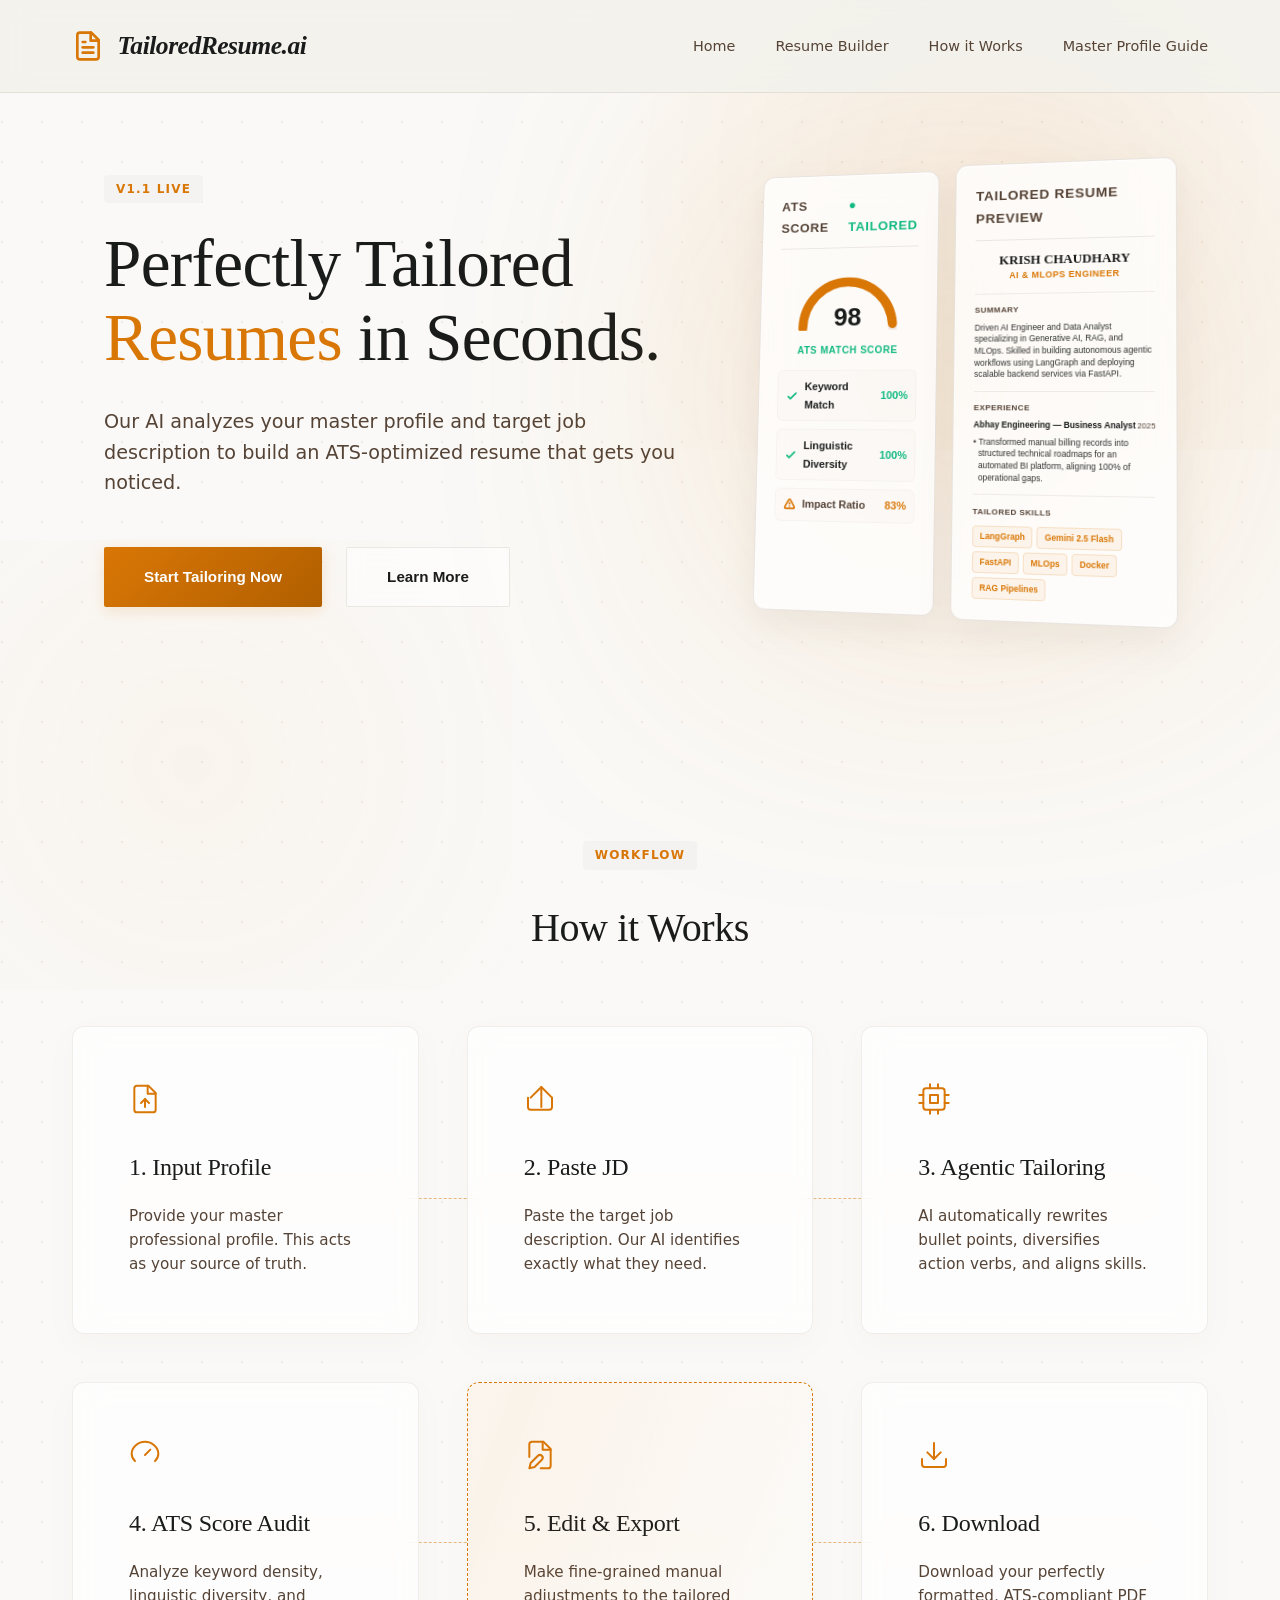
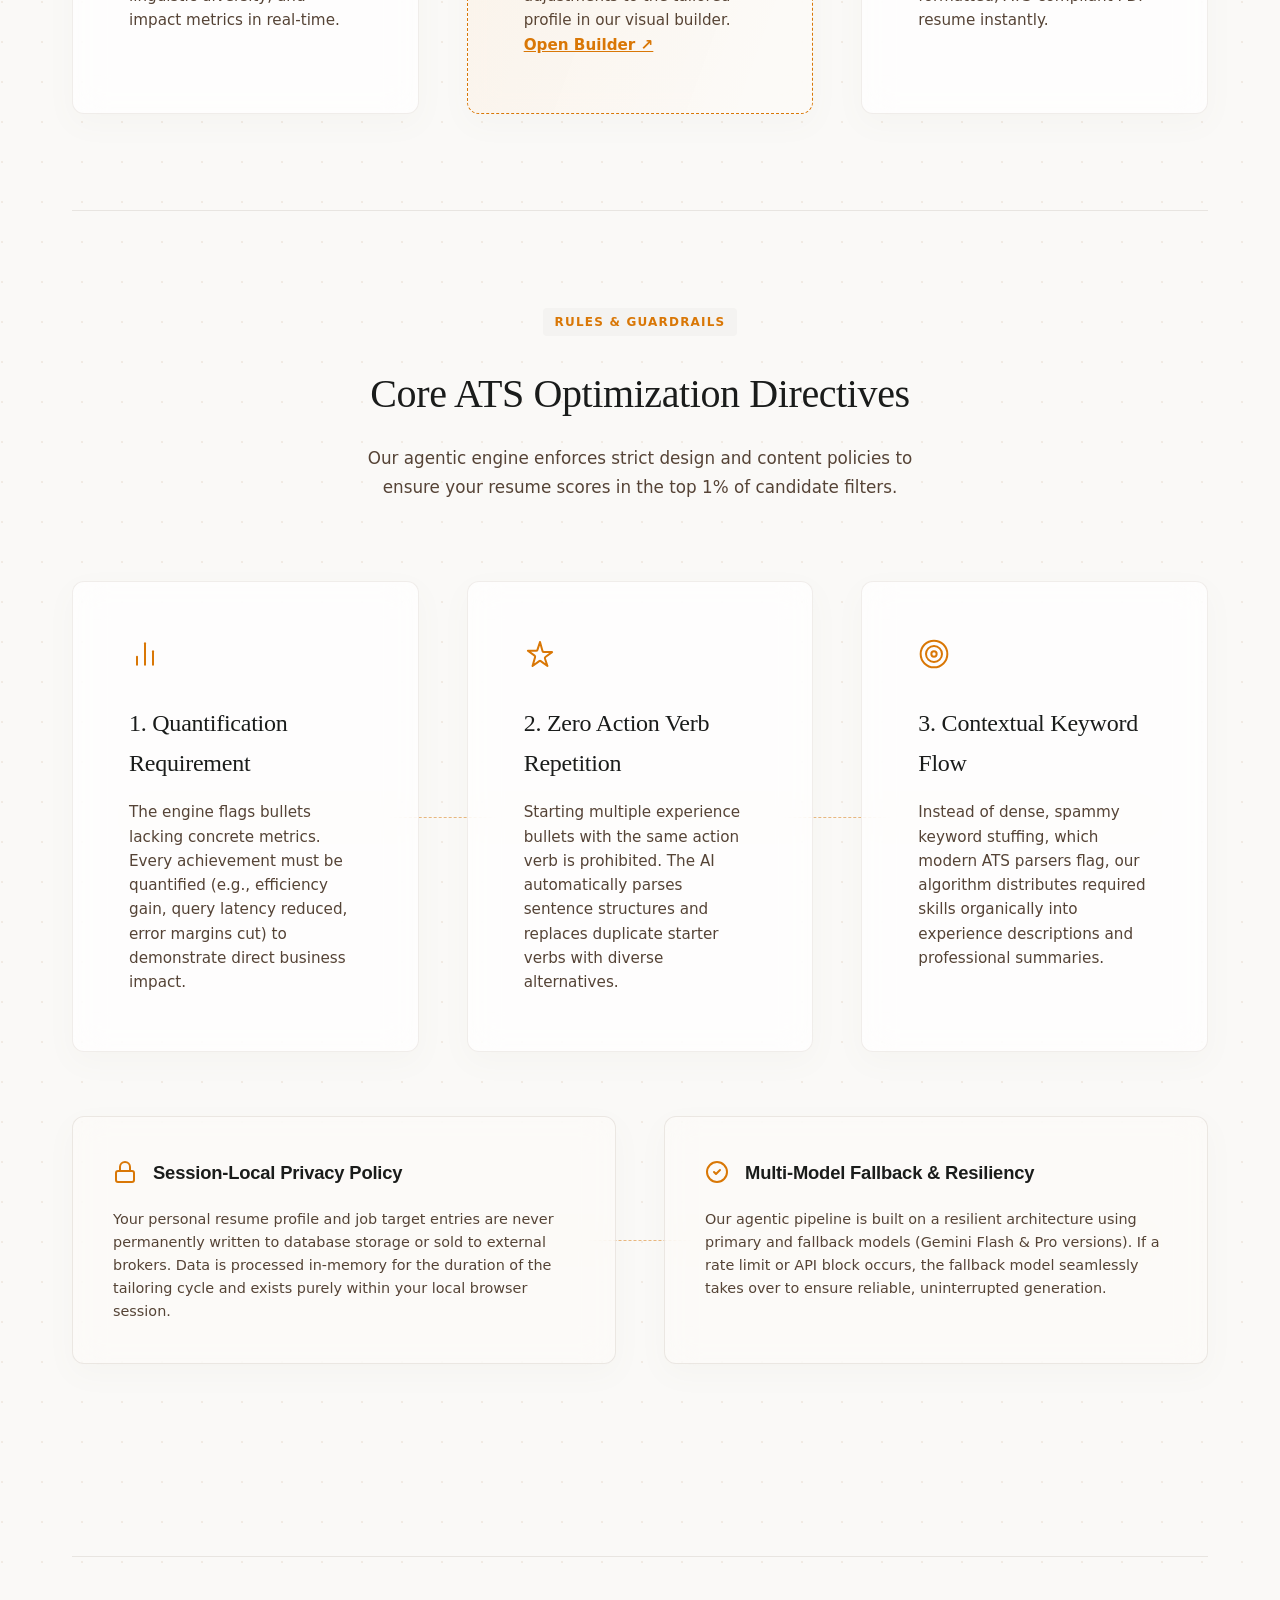
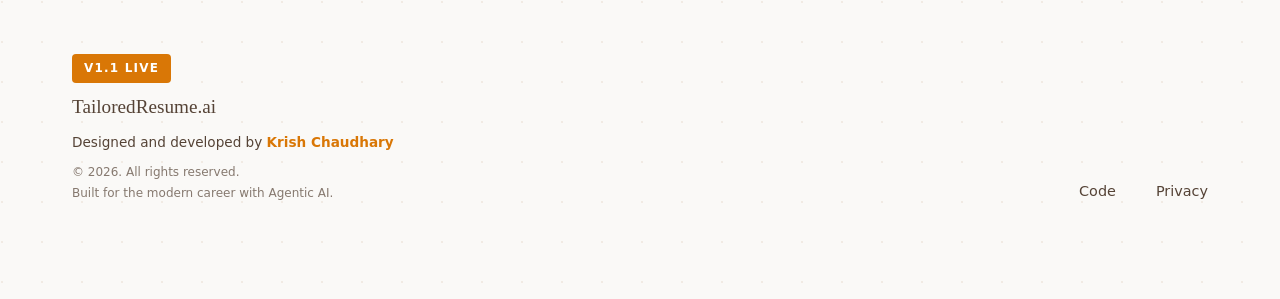
<file: static/index.html>
<!DOCTYPE html>
<!--
  TailoredResume.ai - Frontend Architecture
  ========================================
  File: index.html
  Purpose: Landing page and workflow overview for the agentic resume tailoring platform.
  Author: Krish Chaudhary
  Version: 1.1.0
-->
<html lang="en" prefix="og: https://ogp.me/ns#">

<head>
    <meta charset="UTF-8">
    <meta name="viewport" content="width=device-width, initial-scale=1.0">
    <link rel="preconnect" href="https://fonts.googleapis.com">
    <link rel="preconnect" href="https://fonts.gstatic.com" crossorigin>
    <link rel="dns-prefetch" href="https://fonts.googleapis.com">
    <link rel="canonical" href="https://tailored-resume-ai.vercel.app/" />

    <meta name="theme-color" content="#d97706">
    <meta name="mobile-web-app-capable" content="yes">
    <meta name="apple-mobile-web-app-status-bar-style" content="black-translucent">
    <title>TailoredResume.ai | Elite AI Resume Tailoring & ATS Optimization 2026</title>
    <meta name="description"
        content="TailoredResume.ai: Master the art of career growth with our elite AI resume tailoring engine. Build ATS-optimized resumes from your job description in seconds using agentic AI by Krish Chaudhary.">
    <meta name="keywords"
        content="TailoredResume.ai, AI resume builder, resume tailoring tool 2026, ATS resume optimization, Krish Chaudhary, Agentic AI Resume, Precision Scriptorium, how to tailor resume for job description, pass ATS AI, best resume generator for students">
    <meta name="author" content="Krish Chaudhary">
    <meta name="robots" content="index, follow, max-image-preview:large, max-snippet:-1, max-video-preview:-1">
    <meta name="google-site-verification" content="b8FcXXfzVZM5Fm8QyaUKzBOupUY1cHGkEXZclFeXeo0" />

    <!-- Open Graph / Facebook -->
    <meta property="og:type" content="website">
    <meta property="og:url" content="https://tailored-resume-ai.vercel.app/">
    <meta property="og:title" content="TailoredResume.ai | Elite AI Resume Tailoring & ATS Optimization">
    <meta property="og:description"
        content="Revolutionize your job search with the Precision Scriptorium engine. Agentic AI that tailors your resume to every job description perfectly.">
    <meta property="og:image" content="https://tailored-resume-ai.vercel.app/og-image.png">
    <meta property="og:site_name" content="TailoredResume.ai">
    <meta property="og:locale" content="en_US">

    <!-- Twitter -->
    <meta property="twitter:card" content="summary_large_image">
    <meta property="twitter:url" content="https://tailored-resume-ai.vercel.app/">
    <meta property="twitter:title" content="Precision AI Resume Tailoring | Krish Chaudhary">
    <meta property="twitter:description"
        content="Elite agentic AI resume tailoring for modern students and professionals. Build ATS-optimized resumes in seconds.">
    <meta property="twitter:image" content="https://tailored-resume-ai.vercel.app/og-image.png">
    <meta property="twitter:creator" content="@krish_chaudhary">

    <link rel="icon" href="favicon.svg" type="image/svg+xml">
    <link rel="stylesheet" href="css/styles.css">

    <!-- Structured Data: SoftwareApplication -->
    <script type="application/ld+json">
    {
      "@context": "https://schema.org",
      "@type": "SoftwareApplication",
      "name": "TailoredResume.ai",
      "operatingSystem": "Web",
      "applicationCategory": "BusinessApplication",
      "offers": {
        "@type": "Offer",
        "price": "0",
        "priceCurrency": "USD"
      },
      "author": {
        "@type": "Person",
        "name": "Krish Chaudhary",
        "url": "https://portfolio-krish-chaudhary.vercel.app/",
        "sameAs": [
            "https://github.com/krish1440",
            "https://linkedin.com/in/krish-chaudhary"
        ]
      },
      "description": "An elite agentic AI platform for precision resume tailoring and ATS optimization using the Precision Scriptorium engine.",
      "softwareVersion": "1.1.0",
      "screenshot": "https://tailored-resume-ai.vercel.app/og-image.png",
      "featureList": "Agentic AI Tailoring, ATS Optimization, PDF Generation, JSON Profile Management",
      "aggregateRating": {
        "@type": "AggregateRating",
        "ratingValue": "4.9",
        "ratingCount": "1200"
      }
    }
    </script>

    <!-- Structured Data: HowTo (Process) -->
    <script type="application/ld+json">
    {
      "@context": "https://schema.org",
      "@type": "HowTo",
      "name": "How to Tailor Your Resume for Any Job with AI",
      "description": "A 3-step guide to using TailoredResume.ai for perfect job alignment.",
      "step": [
        {
          "@type": "HowToStep",
          "name": "Input Profile",
          "text": "Upload your master resume data in JSON format to provide the AI with your professional source of truth.",
          "url": "https://tailored-resume-ai.vercel.app/input"
        },
        {
          "@type": "HowToStep",
          "name": "Paste Job Description",
          "text": "Paste the target job description. Our AI identifies critical keywords and employer intent.",
          "url": "https://tailored-resume-ai.vercel.app/input"
        },
        {
          "@type": "HowToStep",
          "name": "Download Tailored PDF",
          "text": "Instantly download your perfectly formatted, ATS-compliant PDF resume.",
          "url": "https://tailored-resume-ai.vercel.app/input"
        }
      ],
      "totalTime": "PT2M"
    }
    </script>

    <!-- Structured Data: WebSite & Breadcrumbs -->
    <script type="application/ld+json">
    {
      "@context": "https://schema.org",
      "@type": "WebSite",
      "url": "https://tailored-resume-ai.vercel.app/",
      "name": "TailoredResume.ai",
      "description": "Agentic AI Resume Tailoring & ATS Optimization Service",
      "publisher": {
        "@type": "Person",
        "name": "Krish Chaudhary"
      }
    }
    </script>
    <script type="application/ld+json">
    {
      "@context": "https://schema.org",
      "@type": "BreadcrumbList",
      "itemListElement": [{
        "@type": "ListItem",
        "position": 1,
        "name": "Home",
        "item": "https://tailored-resume-ai.vercel.app/"
      }]
    }
    </script>

    <!-- Structured Data: FAQ -->
    <script type="application/ld+json">
    {
      "@context": "https://schema.org",
      "@type": "FAQPage",
      "mainEntity": [{
        "@type": "Question",
        "name": "What is the best way to tailor a resume for an ATS in 2026?",
        "acceptedAnswer": {
          "@type": "Answer",
          "text": "The most effective way is using agentic AI to align your skills and experience with the specific keywords and intent of a job description, which TailoredResume.ai automates perfectly."
        }
      }, {
        "@type": "Question",
        "name": "Is TailoredResume.ai free to use?",
        "acceptedAnswer": {
          "@type": "Answer",
          "text": "Yes, TailoredResume.ai is a free platform designed by Krish Chaudhary to help students and professionals optimize their resumes for modern job markets."
        }
      }]
    }
    </script>
</head>

<body id="top" class="mobile-blocked">
    <!-- Mobile Experience Warning Overlay -->
    <div id="mobile-warning">
        <div class="mw-container">
            <div class="mw-header">
                <a href="/" class="mw-logo">
                    <svg xmlns="http://www.w3.org/2000/svg" width="28" height="28" viewBox="0 0 24 24" fill="none"
                        stroke="currentColor" stroke-width="2" stroke-linecap="round" stroke-linejoin="round">
                        <path d="M14.5 2H6a2 2 0 0 0-2 2v16a2 2 0 0 0 2 2h12a2 2 0 0 0 2-2V7.5L14.5 2z" />
                        <polyline points="14 2 14 8 20 8" />
                        <line x1="16" y1="13" x2="8" y2="13" />
                        <line x1="16" y1="17" x2="8" y2="17" />
                        <line x1="10" y1="9" x2="8" y2="9" />
                    </svg>
                    <span>TailoredResume.ai</span>
                </a>
            </div>

            <div class="mw-hero">
                <div class="mw-pulse-icon">
                    <svg xmlns="http://www.w3.org/2000/svg" width="32" height="32" viewBox="0 0 24 24" fill="none"
                        stroke="currentColor" stroke-width="2" stroke-linecap="round" stroke-linejoin="round">
                        <rect x="2" y="3" width="20" height="14" rx="2" ry="2" />
                        <line x1="8" y1="21" x2="16" y2="21" />
                        <line x1="12" y1="17" x2="12" y2="21" />
                    </svg>
                </div>
                <h2>Switch to Desktop</h2>
                <p>The <i>Precision Scriptorium</i> editor requires a larger workspace for the high-fidelity agentic
                    tailoring process. Please use a <b>Laptop or Desktop</b> for the best experience.</p>
            </div>

            <div class="mw-app-details">
                <h3>What is TailoredResume.ai?</h3>

                <div class="mw-step">
                    <div class="mw-step-num">01</div>
                    <div class="mw-step-content">
                        <h4>Expert Analysis</h4>
                        <p>Our AI meticulously scans job descriptions to extract critical keywords and intent.</p>
                    </div>
                </div>

                <div class="mw-step">
                    <div class="mw-step-num Balancing">02</div>
                    <div class="mw-step-content">
                        <h4>Agentic Tailoring</h4>
                        <p>We rewrite and reorder your profile to align perfectly with the target role.</p>
                    </div>
                </div>

                <div class="mw-step">
                    <div class="mw-step-num">03</div>
                    <div class="mw-step-content">
                        <h4>ATS Optimization</h4>
                        <p>The result is a clean, ATS-compliant PDF designed to clear the initial screening.</p>
                    </div>
                </div>
            </div>

            <footer class="mw-footer">
                <p>Perfectly optimized for your career growth.</p>
                <div class="code-policy">
                    <span class="code-policy-sub">Designed & Developed by</span>
                    <a href="https://portfolio-krish-chaudhary.vercel.app/" target="_blank"
                        style="color: inherit; text-decoration: none;">Krish Chaudhary</a>
                </div>
                <div class="nav-links" style="display: flex; gap: 1.5rem; justify-content: center; margin-top: 2rem;">
                    <a href="https://github.com/krish1440/TailoredResume.ai" target="_blank"
                        style="font-size: 0.8rem; color: var(--text-secondary); text-decoration: none; border-bottom: 1px solid var(--outline);">GitHub
                        Source</a>
                    <a href="/privacy"
                        style="font-size: 0.8rem; color: var(--text-secondary); text-decoration: none; border-bottom: 1px solid var(--outline);">Privacy
                        Policy</a>
                </div>
                <p style="font-size: 0.7rem; opacity: 0.6; margin-top: 2rem;">&copy; 2026. All rights reserved.</p>
            </footer>
        </div>
    </div>

    <div id="loading">
        <div class="spinner"></div>
        <p style="margin-top:2rem; font-family:'Newsreader', serif; font-size: 1.2rem; font-style: italic;">Tailoring
            your resume... Please wait.</p>
    </div>

    <header>
        <div class="header-inner">
            <a href="/" class="logo">
                <svg xmlns="http://www.w3.org/2000/svg" width="24" height="24" viewBox="0 0 24 24" fill="none"
                    stroke="currentColor" stroke-width="2" stroke-linecap="round" stroke-linejoin="round">
                    <path d="M14.5 2H6a2 2 0 0 0-2 2v16a2 2 0 0 0 2 2h12a2 2 0 0 0 2-2V7.5L14.5 2z" />
                    <polyline points="14 2 14 8 20 8" />
                    <line x1="16" y1="13" x2="8" y2="13" />
                    <line x1="16" y1="17" x2="8" y2="17" />
                    <line x1="10" y1="9" x2="8" y2="9" />
                </svg>
                <span>TailoredResume.ai</span>
            </a>
            <nav class="nav-links">
                <a href="/">Home</a>
                <a href="/editor">Resume Builder</a>
                <a href="#how-it-works">How it Works</a>
                <a href="/guide">Master Profile Guide</a>
            </nav>
        </div>
    </header>

    <main class="container">

        <section class="hero-section">
            <div class="hero-container">
                <div class="hero-content">
                    <div class="badge">V1.1 LIVE</div>
                    <h1>Perfectly Tailored <span style="color:var(--primary-accent)">Resumes</span> in Seconds.</h1>
                    <p>Our AI analyzes your master profile and target job description to build an ATS-optimized resume that gets
                        you noticed.</p>
                    <div class="hero-actions">
                        <a href="/input" id="start-tailoring-btn" class="btn btn-primary">Start Tailoring Now</a>
                        <a href="/about" class="btn btn-secondary">Learn More</a>
                    </div>
                </div>
                <div class="hero-mockup-wrapper">
                    <div class="mockup-glow"></div>
                    <div class="mockup-dashboard">
                        <!-- Score Card -->
                        <div class="mockup-card scorecard">
                            <div class="card-header">
                                <span>ATS SCORE</span>
                                <span style="color: #10b981;">● Tailored</span>
                            </div>
                            <div class="gauge-container">
                                <svg class="gauge-svg" viewBox="0 0 100 50">
                                    <!-- Semicircle arc -->
                                    <path class="gauge-bg" d="M 10 50 A 40 40 0 0 1 90 50" fill="none" stroke-width="8" stroke-linecap="round" />
                                    <!-- Semicircle progress, matching 98% (dashoffset 3) -->
                                    <path class="gauge-fill" d="M 10 50 A 40 40 0 0 1 90 50" fill="none" stroke-width="8" stroke-linecap="round" stroke-dasharray="125" stroke-dashoffset="3" />
                                </svg>
                                <div class="gauge-value">98</div>
                            </div>
                            <div class="gauge-sub">ATS Match Score</div>
                            <div class="checklist-items">
                                <div class="check-item passed">
                                    <svg class="icon check-icon" xmlns="http://www.w3.org/2000/svg" fill="none" viewBox="0 0 24 24" stroke="currentColor" stroke-width="3">
                                        <path stroke-linecap="round" stroke-linejoin="round" d="M5 13l4 4L19 7" />
                                    </svg>
                                    <span>Keyword Match</span>
                                    <span class="pct">100%</span>
                                </div>
                                <div class="check-item passed">
                                    <svg class="icon check-icon" xmlns="http://www.w3.org/2000/svg" fill="none" viewBox="0 0 24 24" stroke="currentColor" stroke-width="3">
                                        <path stroke-linecap="round" stroke-linejoin="round" d="M5 13l4 4L19 7" />
                                    </svg>
                                    <span>Linguistic Diversity</span>
                                    <span class="pct">100%</span>
                                </div>
                                <div class="check-item warn">
                                    <svg class="icon warn-icon" xmlns="http://www.w3.org/2000/svg" fill="none" viewBox="0 0 24 24" stroke="currentColor" stroke-width="3">
                                        <path stroke-linecap="round" stroke-linejoin="round" d="M12 9v2m0 4h.01m-6.938 4h13.856c1.54 0 2.502-1.667 1.732-3L13.732 4c-.77-1.333-2.694-1.333-3.464 0L3.34 16c-.77 1.333.192 3 1.732 3z" />
                                    </svg>
                                    <span>Impact Ratio</span>
                                    <span class="pct">83%</span>
                                </div>
                            </div>
                        </div>

                        <!-- Tailored Resume Content Card -->
                        <div class="mockup-card contentcard">
                            <div class="card-header">
                                <span>Tailored Resume Preview</span>
                            </div>
                            <div class="content-preview">
                                <div style="text-align: center; margin-bottom: 0.2rem;">
                                    <div style="font-family: 'Newsreader', serif; font-size: 0.8rem; font-weight: 800; color: var(--text-primary); line-height: 1.2;">KRISH CHAUDHARY</div>
                                    <div style="font-size: 0.55rem; font-weight: 700; letter-spacing: 0.05em; color: var(--primary-accent); line-height: 1.2; margin-top: 0.1rem;">AI & MLOPS ENGINEER</div>
                                </div>
                                <div class="spacer-line"></div>
                                <div class="preview-group">
                                    <div class="preview-label">SUMMARY</div>
                                    <p style="margin: 0; font-size: 0.52rem; line-height: 1.4; color: var(--text-primary); opacity: 0.9;">
                                        Driven AI Engineer and Data Analyst specializing in Generative AI, RAG, and MLOps. Skilled in building autonomous agentic workflows using LangGraph and deploying scalable backend services via FastAPI.
                                    </p>
                                </div>
                                <div class="spacer-line"></div>
                                <div class="preview-group">
                                    <div class="preview-label">EXPERIENCE</div>
                                    <div style="display: flex; justify-content: space-between; font-weight: 700; font-size: 0.52rem; color: var(--text-primary); margin-bottom: 0.1rem; line-height: 1.2;">
                                        <span>Abhay Engineering — Business Analyst</span>
                                        <span style="font-weight: normal; color: var(--text-secondary); font-size: 0.48rem;">2025</span>
                                    </div>
                                    <p style="margin: 0; font-size: 0.52rem; line-height: 1.4; color: var(--text-primary); opacity: 0.9; padding-left: 0.3rem; text-indent: -0.3rem;">
                                        • Transformed manual billing records into structured technical roadmaps for an automated BI platform, aligning 100% of operational gaps.
                                    </p>
                                </div>
                                <div class="spacer-line"></div>
                                <div class="preview-group">
                                    <div class="preview-label">TAILORED SKILLS</div>
                                    <div class="preview-skills">
                                        <span class="skill-tag">LangGraph</span>
                                        <span class="skill-tag">Gemini 2.5 Flash</span>
                                        <span class="skill-tag">FastAPI</span>
                                        <span class="skill-tag">MLOps</span>
                                        <span class="skill-tag">Docker</span>
                                        <span class="skill-tag">RAG Pipelines</span>
                                    </div>
                                </div>
                            </div>
                        </div>
                    </div>
                </div>
            </div>
        </section>

        <section id="how-it-works" style="padding: 10rem 0 6rem;">
            <div style="text-align: center; margin-bottom: 4rem;">
                <div class="badge">Workflow</div>
                <h2 style="font-family: 'Newsreader', serif; font-size: 2.5rem;">How it Works</h2>
            </div>
            <div class="sections-grid workflow-grid">

                <div class="stat-card">
                    <div style="color:var(--primary-accent); margin-bottom: 1.5rem;">
                        <svg xmlns="http://www.w3.org/2000/svg" width="32" height="32" viewBox="0 0 24 24" fill="none" stroke="currentColor" stroke-width="1.5" stroke-linecap="round" stroke-linejoin="round"><path d="M14.5 2H6a2 2 0 0 0-2 2v16a2 2 0 0 0 2 2h12a2 2 0 0 0 2-2V7.5L14.5 2z"/><polyline points="14 2 14 8 20 8"/><path d="M12 18V12"/><path d="M9 15l3-3 3 3"/></svg>
                    </div>
                    <h3>1. Input Profile</h3>
                    <p>Provide your master professional profile. This acts as your source of truth.</p>
                </div>
                <div class="stat-card">
                    <div style="color:var(--primary-accent); margin-bottom: 1.5rem;">
                        <svg xmlns="http://www.w3.org/2000/svg" width="32" height="32" viewBox="0 0 24 24" fill="none" stroke="currentColor" stroke-width="1.5" stroke-linecap="round" stroke-linejoin="round"><path d="m21 11-8-8-8 8"/><path d="M13 3v7aa2 2 0 0 0 2 2h7"/><path d="M21 11v7a2 2 0 0 1-2 2H5a2 2 0 0 1-2-2v-7"/><path d="M13 11v7"/></svg>
                    </div>
                    <h3>2. Paste JD</h3>
                    <p>Paste the target job description. Our AI identifies exactly what they need.</p>
                </div>
                <div class="stat-card">
                    <div style="color:var(--primary-accent); margin-bottom: 1.5rem;">
                        <svg xmlns="http://www.w3.org/2000/svg" width="32" height="32" viewBox="0 0 24 24" fill="none" stroke="currentColor" stroke-width="1.5" stroke-linecap="round" stroke-linejoin="round"><rect x="4" y="4" width="16" height="16" rx="2"/><rect x="9" y="9" width="6" height="6"/><path d="M9 1v3M15 1v3M9 20v3M15 20v3M20 9h3M20 15h3M1 9h3M1 15h3"/></svg>
                    </div>
                    <h3>3. Agentic Tailoring</h3>
                    <p>AI automatically rewrites bullet points, diversifies action verbs, and aligns skills.</p>
                </div>
                <div class="stat-card">
                    <div style="color:var(--primary-accent); margin-bottom: 1.5rem;">
                        <svg xmlns="http://www.w3.org/2000/svg" width="32" height="32" viewBox="0 0 24 24" fill="none" stroke="currentColor" stroke-width="1.5" stroke-linecap="round" stroke-linejoin="round"><path d="M4.5 16.5c-1.5-1.5-2.5-3.5-2.5-5.5C2 6.5 6.5 2 12 2s10 4.5 10 9c0 2-1 4-2.5 5.5"/><path d="m12 12 4-4"/></svg>
                    </div>
                    <h3>4. ATS Score Audit</h3>
                    <p>Analyze keyword density, linguistic diversity, and impact metrics in real-time.</p>
                </div>
                <div class="stat-card featured-step">
                    <div style="color:var(--primary-accent); margin-bottom: 1.5rem;">
                        <svg xmlns="http://www.w3.org/2000/svg" width="32" height="32" viewBox="0 0 24 24" fill="none" stroke="currentColor" stroke-width="1.5" stroke-linecap="round" stroke-linejoin="round"><path d="M4 13.5V4a2 2 0 0 1 2-2h8.5L20 7.5V20a2 2 0 0 1-2 2h-5.5"/><polyline points="14 2 14 8 20 8"/><path d="M10.42 12.61a2.1 2.1 0 1 1 2.97 2.97L7.95 21 4 22l1-3.95 5.42-5.44Z"/></svg>
                    </div>
                    <h3>5. Edit & Export</h3>
                    <p>Make fine-grained manual adjustments to the tailored profile in our visual builder. <br><a href="/editor" style="color:var(--primary-accent); font-weight:600;">Open Builder ↗</a></p>
                </div>
                <div class="stat-card">
                    <div style="color:var(--primary-accent); margin-bottom: 1.5rem;">
                        <svg xmlns="http://www.w3.org/2000/svg" width="32" height="32" viewBox="0 0 24 24" fill="none" stroke="currentColor" stroke-width="1.5" stroke-linecap="round" stroke-linejoin="round"><path d="M21 15v4a2 2 0 0 1-2 2H5a2 2 0 0 1-2-2v-4"/><polyline points="7 10 12 15 17 10"/><line x1="12" y1="15" x2="12" y2="3"/></svg>
                    </div>
                    <h3>6. Download</h3>
                    <p>Download your perfectly formatted, ATS-compliant PDF resume instantly.</p>
                </div>

            </div>
        </section>

        <section id="rules-and-guardrails" style="padding: 6rem 0 8rem; border-top: 1px solid var(--outline);">
            <div style="text-align: center; margin-bottom: 5rem;">
                <div class="badge">Rules & Guardrails</div>
                <h2 style="font-family: 'Newsreader', serif; font-size: 2.5rem; margin-bottom: 1rem;">Core ATS Optimization Directives</h2>
                <p style="color: var(--text-secondary); max-width: 600px; margin: 0 auto; font-size: 1.05rem;">Our agentic engine enforces strict design and content policies to ensure your resume scores in the top 1% of candidate filters.</p>
            </div>
            
            <div class="sections-grid connected-grid" style="margin-top: 2rem;">
                <div class="stat-card">
                    <div style="color:var(--primary-accent); margin-bottom: 1.5rem;">
                        <svg xmlns="http://www.w3.org/2000/svg" width="32" height="32" viewBox="0 0 24 24" fill="none" stroke="currentColor" stroke-width="1.5" stroke-linecap="round" stroke-linejoin="round"><line x1="18" y1="20" x2="18" y2="10"/><line x1="12" y1="20" x2="12" y2="4"/><line x1="6" y1="20" x2="6" y2="14"/></svg>
                    </div>
                    <h3>1. Quantification Requirement</h3>
                    <p>The engine flags bullets lacking concrete metrics. Every achievement must be quantified (e.g., efficiency gain, query latency reduced, error margins cut) to demonstrate direct business impact.</p>
                </div>
                <div class="stat-card">
                    <div style="color:var(--primary-accent); margin-bottom: 1.5rem;">
                        <svg xmlns="http://www.w3.org/2000/svg" width="32" height="32" viewBox="0 0 24 24" fill="none" stroke="currentColor" stroke-width="1.5" stroke-linecap="round" stroke-linejoin="round"><path d="m12 3-1.912 5.886a1 1 0 0 1-.95.69H2.926l5.028 3.653a1 1 0 0 1 .364 1.118L6.406 21l5.028-3.653a1 1 0 0 1 1.132 0L17.594 21l-1.912-5.653a1 1 0 0 1 .364-1.118l5.028-3.653h-6.212a1 1 0 0 1-.95-.69L12 3Z"/></svg>
                    </div>
                    <h3>2. Zero Action Verb Repetition</h3>
                    <p>Starting multiple experience bullets with the same action verb is prohibited. The AI automatically parses sentence structures and replaces duplicate starter verbs with diverse alternatives.</p>
                </div>
                <div class="stat-card">
                    <div style="color:var(--primary-accent); margin-bottom: 1.5rem;">
                        <svg xmlns="http://www.w3.org/2000/svg" width="32" height="32" viewBox="0 0 24 24" fill="none" stroke="currentColor" stroke-width="1.5" stroke-linecap="round" stroke-linejoin="round"><circle cx="12" cy="12" r="10"/><circle cx="12" cy="12" r="6"/><circle cx="12" cy="12" r="2"/></svg>
                    </div>
                    <h3>3. Contextual Keyword Flow</h3>
                    <p>Instead of dense, spammy keyword stuffing, which modern ATS parsers flag, our algorithm distributes required skills organically into experience descriptions and professional summaries.</p>
                </div>
            </div>

            <div class="sections-grid connected-grid" style="margin-top: 4rem; grid-template-columns: repeat(2, 1fr);">
                <div class="stat-card sub-card">
                    <div style="display: flex; align-items: center; gap: 1rem; margin-bottom: 1.25rem; color: var(--primary-accent);">
                        <svg xmlns="http://www.w3.org/2000/svg" width="24" height="24" viewBox="0 0 24 24" fill="none" stroke="currentColor" stroke-width="2" stroke-linecap="round" stroke-linejoin="round"><rect width="18" height="11" x="3" y="11" rx="2" ry="2"/><path d="M7 11V7a5 5 0 0 1 10 0v4"/></svg>
                        <h4 style="font-family: 'Inter', sans-serif; font-size: 1.15rem; font-weight: 700; color: var(--text-primary); margin: 0;">Session-Local Privacy Policy</h4>
                    </div>
                    <p style="font-size: 0.9rem; line-height: 1.6; color: var(--text-secondary);">Your personal resume profile and job target entries are never permanently written to database storage or sold to external brokers. Data is processed in-memory for the duration of the tailoring cycle and exists purely within your local browser session.</p>
                </div>
                <div class="stat-card sub-card">
                    <div style="display: flex; align-items: center; gap: 1rem; margin-bottom: 1.25rem; color: var(--primary-accent);">
                        <svg xmlns="http://www.w3.org/2000/svg" width="24" height="24" viewBox="0 0 24 24" fill="none" stroke="currentColor" stroke-width="2" stroke-linecap="round" stroke-linejoin="round"><path d="M12 22c5.523 0 10-4.477 10-10S17.523 2 12 2 2 6.477 2 12s4.477 10 10 10z"/><path d="m9 12 2 2 4-4"/></svg>
                        <h4 style="font-family: 'Inter', sans-serif; font-size: 1.15rem; font-weight: 700; color: var(--text-primary); margin: 0;">Multi-Model Fallback & Resiliency</h4>
                    </div>
                    <p style="font-size: 0.9rem; line-height: 1.6; color: var(--text-secondary);">Our agentic pipeline is built on a resilient architecture using primary and fallback models (Gemini Flash & Pro versions). If a rate limit or API block occurs, the fallback model seamlessly takes over to ensure reliable, uninterrupted generation.</p>
                </div>
            </div>
        </section>

        <footer style="display: flex; justify-content: space-between; align-items: flex-end;">

            <div>
                <div class="badge" style="margin-bottom: 0.5rem; background: var(--primary-accent); color: white;">V1.1 LIVE</div>
                <p style="font-family: 'Newsreader', serif; font-size: 1.2rem; margin-bottom: 0.5rem;">TailoredResume.ai</p>
                <p style="font-size: 0.85rem; color: var(--text-secondary); margin-top: 0.5rem;">
                    Designed and developed by <a href="https://portfolio-krish-chaudhary.vercel.app/" target="_blank"
                        style="color: var(--primary-accent); text-decoration: none; font-weight: 600;">Krish
                        Chaudhary</a>
                </p>
                <p style="font-size: 0.75rem; opacity: 0.7; margin-top: 0.5rem;">&copy; 2026. All rights reserved. <br> Built for the modern career with Agentic AI.</p>
            </div>

            <div class="nav-links">
                <a href="https://github.com/krish1440/TailoredResume.ai" target="_blank">Code</a>
                <a href="/privacy">Privacy</a>
            </div>
        </footer>
        <div id="guide-modal" class="modal-overlay">
            <div class="modal-card">
                <div class="badge">Recommendation</div>
                <h2>Wait, have you seen the <i>Guide</i>?</h2>
                <p>Our AI requires a specific JSON format for your master profile to work its magic. We highly recommend
                    viewing the guide first.</p>
                <div style="display: flex; gap: 1rem; margin-top: 2.5rem;">
                    <a href="/guide" class="btn btn-primary" style="flex:1">View Master Profile Guide</a>
                    <button onclick="closeModal()" class="btn btn-secondary" style="flex:1">I've Seen It</button>
                </div>
            </div>
        </div>


        <button id="back-to-top" class="back-to-top" title="Go to top">
            <svg xmlns="http://www.w3.org/2000/svg" width="20" height="20" viewBox="0 0 24 24" fill="none"
                stroke="currentColor" stroke-width="2" stroke-linecap="round" stroke-linejoin="round">
                <polyline points="18 15 12 9 6 15" />
            </svg>
        </button>

        <script src="js/common.js"></script>
        <script>
            const startBtn = document.getElementById('start-tailoring-btn');
            const modal = document.getElementById('guide-modal');

            startBtn.addEventListener('click', function (e) {
                if (!localStorage.getItem('guide_viewed')) {
                    e.preventDefault();
                    modal.classList.add('active');
                }
            });

            function closeModal() {
                localStorage.setItem('guide_viewed', 'true');
                modal.classList.remove('active');
                window.location.href = '/input';
            }

            // Interactive 3D Mockup Tilt & Spotlight Shine
            const wrapper = document.querySelector('.hero-mockup-wrapper');
            const dashboard = document.querySelector('.mockup-dashboard');

            if (wrapper && dashboard) {
                let rect = wrapper.getBoundingClientRect();
                
                // Recalculate dimensions on resize/scroll
                window.addEventListener('resize', () => {
                    rect = wrapper.getBoundingClientRect();
                });
                window.addEventListener('scroll', () => {
                    rect = wrapper.getBoundingClientRect();
                });

                wrapper.addEventListener('mousemove', (e) => {
                    rect = wrapper.getBoundingClientRect(); // Update in case layout shifted
                    const x = (e.clientX - rect.left) / rect.width; // 0 to 1
                    const y = (e.clientY - rect.top) / rect.height; // 0 to 1
                    
                    // Map X/Y to tilt angles:
                    // rotateY: tilt towards left when mouse is on left (-15deg), right when mouse is on right (+15deg)
                    // rotateX: tilt towards top when mouse is on top (+10deg), bottom when mouse is on bottom (-10deg)
                    const tiltX = (x - 0.5) * 30; // -15deg to 15deg
                    const tiltY = (0.5 - y) * 20; // 10deg to -10deg

                    wrapper.classList.add('tracking');
                    wrapper.style.setProperty('--mouse-x', `${x * 100}%`);
                    wrapper.style.setProperty('--mouse-y', `${y * 100}%`);
                    wrapper.style.setProperty('--tilt-x', `${tiltX}deg`);
                    wrapper.style.setProperty('--tilt-y', `${tiltY}deg`);
                });

                wrapper.addEventListener('mouseleave', () => {
                    wrapper.classList.remove('tracking');
                    wrapper.style.removeProperty('--tilt-x');
                    wrapper.style.removeProperty('--tilt-y');
                });
            }
        </script>


</body>

</html>
</file>
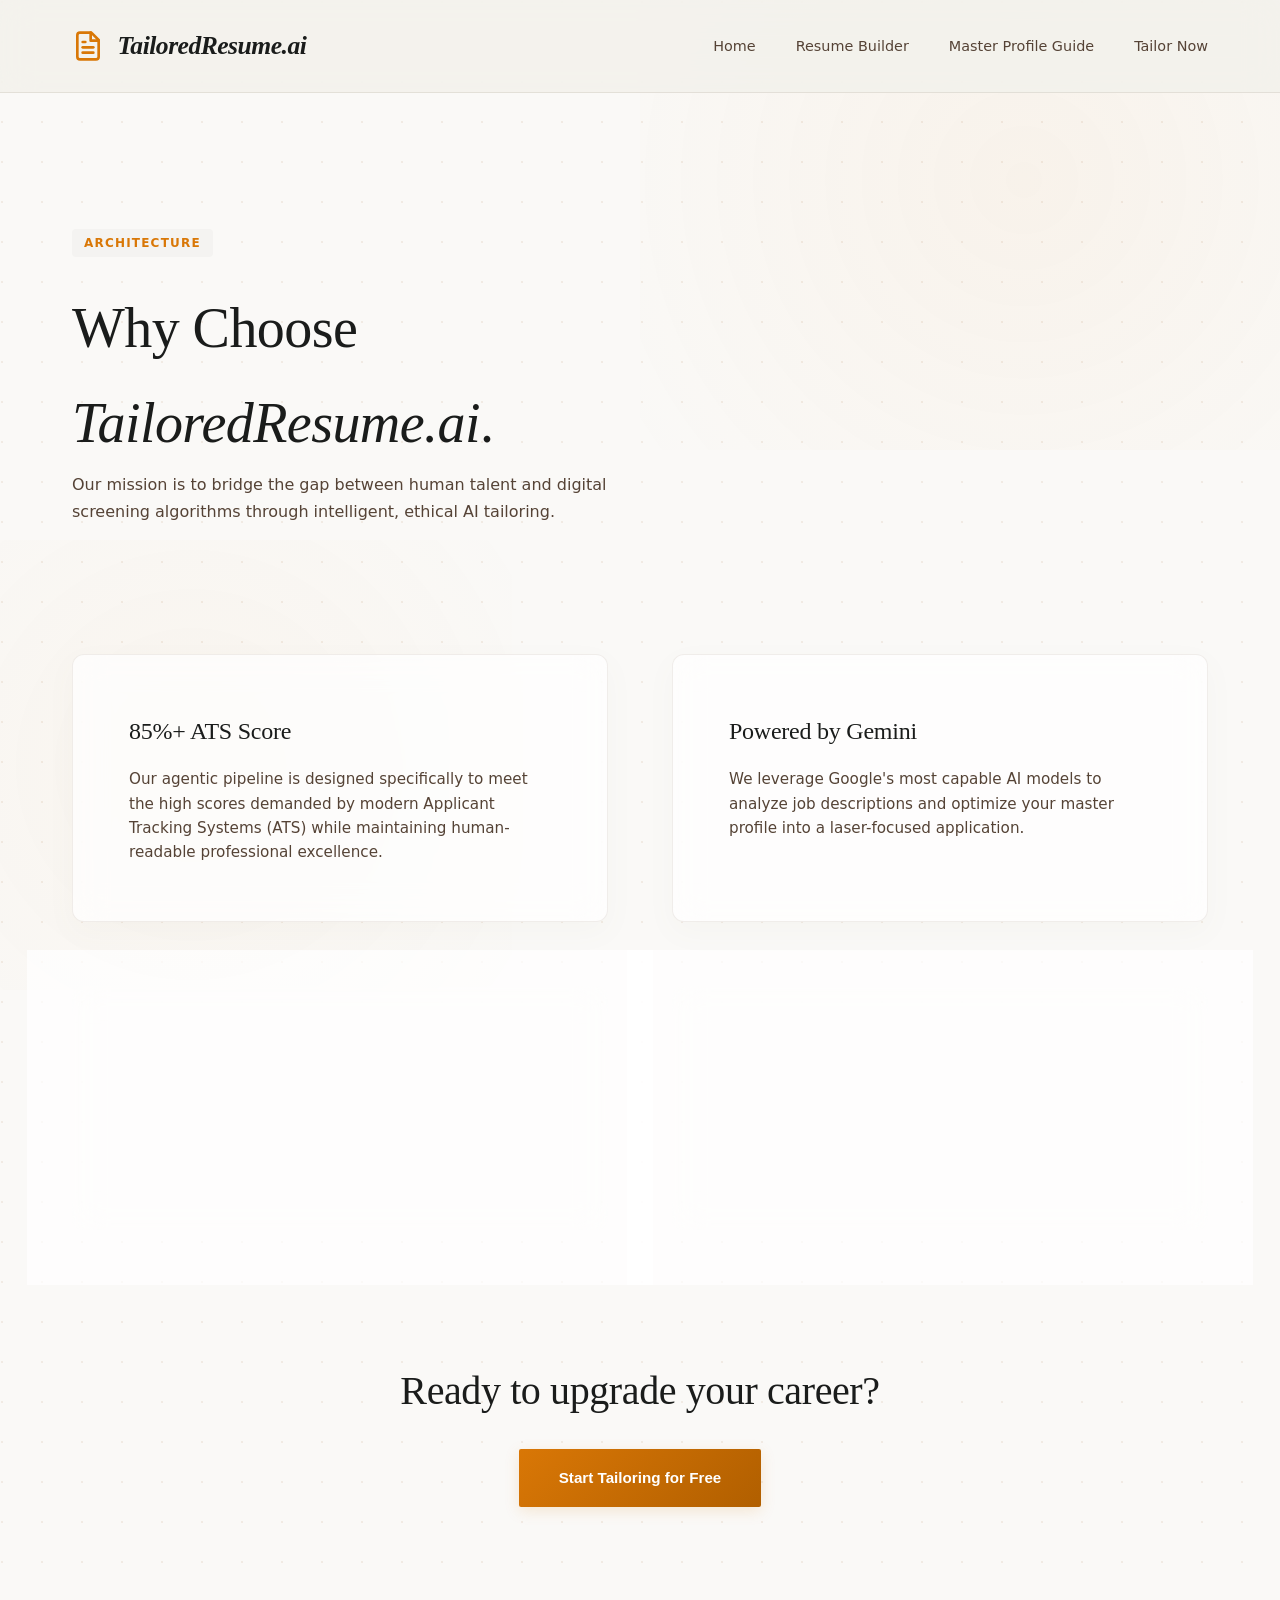
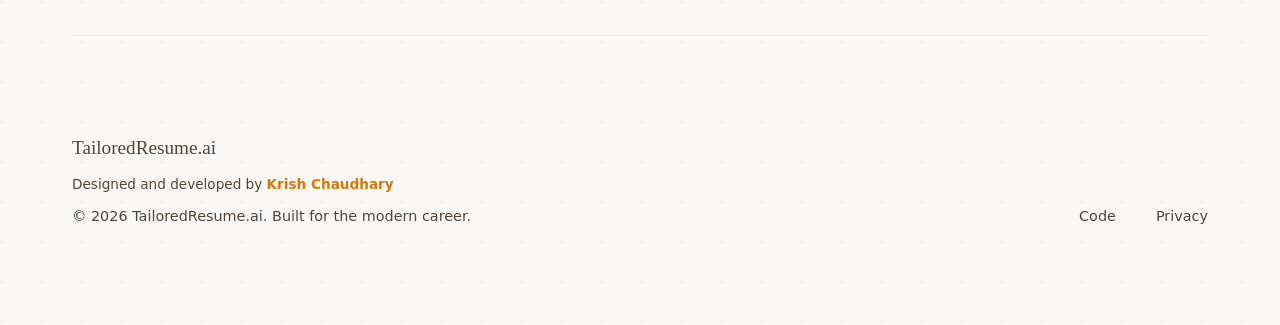
<file: static/about.html>
<html lang="en" prefix="og: https://ogp.me/ns#">
<head>
    <meta charset="UTF-8">
    <meta name="viewport" content="width=device-width, initial-scale=1.0">
    <title>About | Precision AI Resume Architecture | TailoredResume.ai</title>
    <meta name="description" content="Discover the elite Agentic AI architecture by Krish Chaudhary. TailoredResume.ai: Precision Scriptorium engine for advanced career resume development and ATS optimization.">
    <meta name="keywords" content="TailoredResume.ai, Krish Chaudhary, Agentic AI, Precision Scriptorium, Student Career AI, AI Resume Tech, CV Tailoring Agent, resume optimization architecture">
    <meta name="author" content="Krish Chaudhary">
    <meta name="robots" content="index, follow">
    
    <meta property="og:type" content="article">
    <meta property="og:url" content="https://tailored-resume-ai.vercel.app/about">
    <meta property="og:title" content="Architecture & Mission | TailoredResume.ai by Krish Chaudhary">
    <meta property="og:description" content="Discover the elite AI technology behind our resume tailoring engine.">
    <meta property="og:image" content="https://tailored-resume-ai.vercel.app/og-image.png">
    <meta property="og:site_name" content="TailoredResume.ai">

    <meta property="twitter:card" content="summary_large_image">
    <meta property="twitter:title" content="Precision Resume Architecture | Krish Chaudhary">
    <meta property="twitter:image" content="https://tailored-resume-ai.vercel.app/og-image.png">

    <link rel="canonical" href="https://tailored-resume-ai.vercel.app/about" />
    <link rel="icon" href="favicon.svg" type="image/svg+xml">
    <link rel="stylesheet" href="css/styles.css">

    <!-- Structured Data: Breadcrumbs -->
    <script type="application/ld+json">
    {
      "@context": "https://schema.org",
      "@type": "BreadcrumbList",
      "itemListElement": [{
        "@type": "ListItem",
        "position": 1,
        "name": "Home",
        "item": "https://tailored-resume-ai.vercel.app/"
      },{
        "@type": "ListItem",
        "position": 2,
        "name": "About",
        "item": "https://tailored-resume-ai.vercel.app/about"
      }]
    }
    </script>
</head>
<body id="top">

    <header>
        <div class="header-inner">
            <a href="/" class="logo">
                <svg xmlns="http://www.w3.org/2000/svg" width="24" height="24" viewBox="0 0 24 24" fill="none" stroke="currentColor" stroke-width="2" stroke-linecap="round" stroke-linejoin="round"><path d="M14.5 2H6a2 2 0 0 0-2 2v16a2 2 0 0 0 2 2h12a2 2 0 0 0 2-2V7.5L14.5 2z"/><polyline points="14 2 14 8 20 8"/><line x1="16" y1="13" x2="8" y2="13"/><line x1="16" y1="17" x2="8" y2="17"/><line x1="10" y1="9" x2="8" y2="9"/></svg>
                <span>TailoredResume.ai</span>
            </a>
            <nav class="nav-links">
                <a href="/">Home</a>
                <a href="/editor">Resume Builder</a>
                <a href="/guide">Master Profile Guide</a>
                <a href="/input">Tailor Now</a>
            </nav>
        </div>
    </header>
 
    <main class="container">
 
        <section style="margin-bottom: 4rem; padding: 8.5rem 0 4rem;">
            <div class="badge">Architecture</div>
            <h1 style="font-size: 3.5rem;">Why Choose <br><i>TailoredResume.ai</i>.</h1>
            <p style="color:var(--text-secondary); max-width: 600px;">Our mission is to bridge the gap between human talent and digital screening algorithms through intelligent, ethical AI tailoring.</p>
        </section>
 
        <div class="sections-grid" style="grid-template-columns: repeat(2, 1fr); gap: 4rem; margin-top: 2rem;">
            <div class="stat-card">
                <h3>85%+ ATS Score</h3>
                <p>Our agentic pipeline is designed specifically to meet the high scores demanded by modern Applicant Tracking Systems (ATS) while maintaining human-readable professional excellence.</p>
            </div>
            <div class="stat-card">
                <h3>Powered by Gemini</h3>
                <p>We leverage Google's most capable AI models to analyze job descriptions and optimize your master profile into a laser-focused application.</p>
            </div>
            <div class="stat-card">
                <h3>Privacy First</h3>
                <p>Your data is processed in-memory and never stored on our servers. We generate your resume on-the-fly and stream it directly to your device.</p>
            </div>
            <div class="stat-card">
                <h3>Hassle-Free PDF</h3>
                <p>No more formatting nightmares. Our system builds professional, single-page PDF resumes using high-standard industry layouts automatically.</p>
            </div>
        </div>

        <section style="margin: 8rem 0; text-align: center;">
            <h2 style="font-size: 2.5rem; margin-bottom: 1.5rem;">Ready to upgrade your career?</h2>
            <a href="/input" class="btn btn-primary">Start Tailoring for Free</a>
        </section>

        <footer>
            <div style="display: flex; justify-content: space-between; align-items: flex-end; width: 100%;">
                <div>
                    <p style="font-family: 'Newsreader', serif; font-size: 1.2rem; margin-bottom: 0.5rem;">TailoredResume.ai</p>
                    <p style="font-size: 0.85rem; color: var(--text-secondary); margin-bottom: 0.5rem;">
                        Designed and developed by <a href="https://portfolio-krish-chaudhary.vercel.app/" target="_blank" style="color: var(--primary-accent); text-decoration: none; font-weight: 600;">Krish Chaudhary</a>
                    </p>
                    <p>&copy; 2026 TailoredResume.ai. Built for the modern career.</p>
                </div>
                <div class="nav-links">
                    <a href="https://github.com/krish1440/TailoredResume.ai" target="_blank">Code</a>
                    <a href="/privacy">Privacy</a>
                </div>
            </div>
        </footer>
    </div>

    <button id="back-to-top" class="back-to-top" title="Go to top">
        <svg xmlns="http://www.w3.org/2000/svg" width="20" height="20" viewBox="0 0 24 24" fill="none"
            stroke="currentColor" stroke-width="2" stroke-linecap="round" stroke-linejoin="round">
            <polyline points="18 15 12 9 6 15" />
        </svg>
    </button>

    <script src="js/common.js"></script>
</body>
</html>
</file>
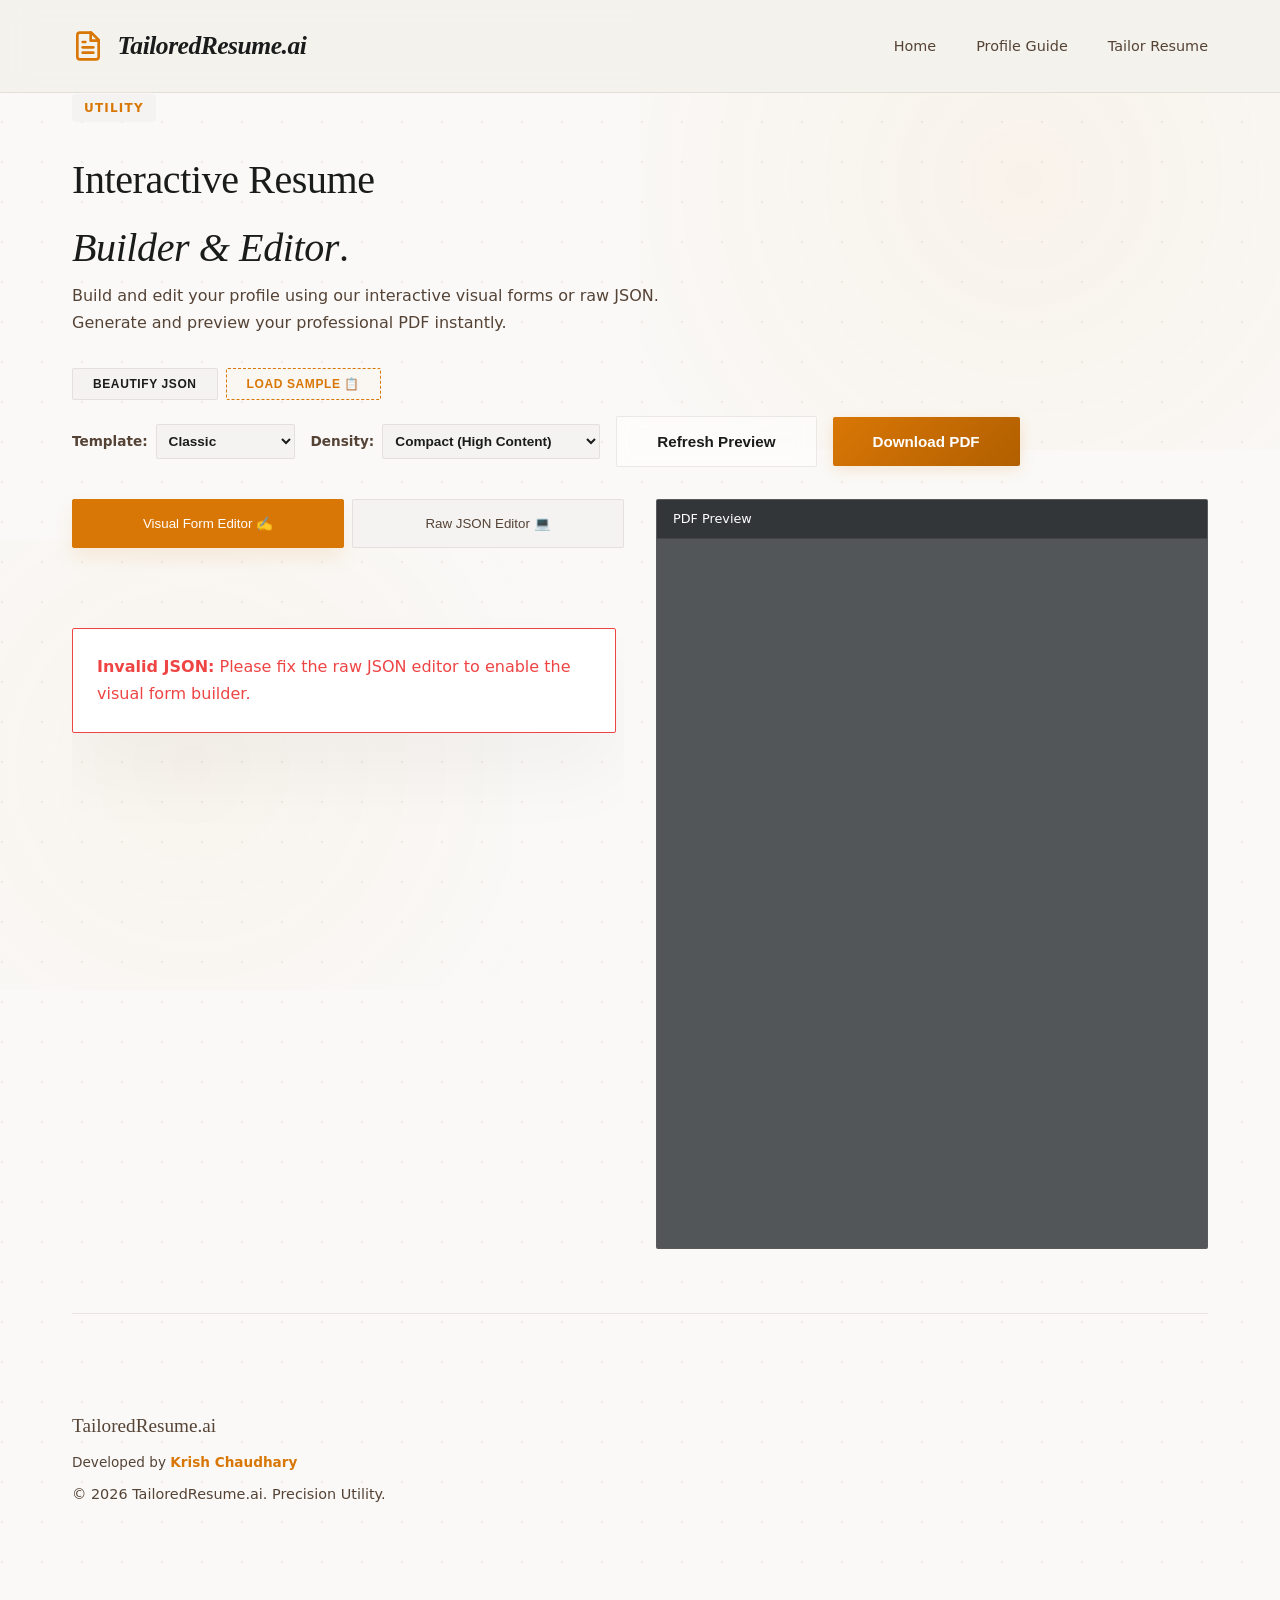
<file: static/editor.html>
<!DOCTYPE html>
<!--
  TailoredResume.ai - JSON to PDF Editor
  ========================================
  File: editor.html
  Purpose: Allows users to paste, edit JSON and instantly download/preview PDF.
  Author: Krish Chaudhary
-->
<html lang="en">
<head>
    <meta charset="UTF-8">
    <meta name="viewport" content="width=device-width, initial-scale=1.0">
    <title>Interactive Resume Builder & Editor | Tailored Resume AI</title>
    <link rel="icon" href="favicon.svg" type="image/svg+xml">
    <link rel="stylesheet" href="css/styles.css">
    <style>
        .editor-container {
            display: grid;
            grid-template-columns: 1fr 1fr;
            gap: 2rem;
            margin-top: 2rem;
            min-height: 700px;
        }

        .json-editor-pane {
            display: flex;
            flex-direction: column;
        }

        #json-input {
            flex-grow: 1;
            font-family: 'Fira Code', 'Courier New', Courier, monospace;
            font-size: 0.9rem;
            padding: 1.5rem;
            background: #1e1e1e;
            color: #d4d4d4;
            border-radius: var(--radius-sm);
            border: 1px solid var(--outline);
            resize: none;
            line-height: 1.5;
            outline: none;
        }

        #json-input:focus {
            border-color: var(--primary-accent);
        }

        .preview-pane {
            background: #525659;
            border-radius: var(--radius-sm);
            overflow: hidden;
            display: flex;
            flex-direction: column;
            border: 1px solid var(--outline);
        }

        #pdf-preview {
            width: 100%;
            flex-grow: 1;
            border: none;
        }

        .toolbar {
            display: flex;
            justify-content: space-between;
            align-items: center;
            margin-bottom: 1rem;
        }

        .error-toast {
            position: fixed;
            bottom: 2rem;
            right: 2rem;
            background: #ef4444;
            color: white;
            padding: 1rem 1.5rem;
            border-radius: var(--radius-sm);
            box-shadow: var(--shadow-ambient);
            display: none;
            z-index: 1000;
        }

        @media (max-width: 1024px) {
            .editor-container {
                grid-template-columns: 1fr;
            }
            .preview-pane {
                height: 600px;
            }
        }
    </style>
</head>
<body class="mobile-blocked">
    <header>
        <div class="header-inner">
            <a href="/" class="logo">
                <svg xmlns="http://www.w3.org/2000/svg" width="24" height="24" viewBox="0 0 24 24" fill="none" stroke="currentColor" stroke-width="2" stroke-linecap="round" stroke-linejoin="round"><path d="M14.5 2H6a2 2 0 0 0-2 2v16a2 2 0 0 0 2 2h12a2 2 0 0 0 2-2V7.5L14.5 2z"/><polyline points="14 2 14 8 20 8"/><line x1="16" y1="13" x2="8" y2="13"/><line x1="16" y1="17" x2="8" y2="17"/><line x1="10" y1="9" x2="8" y2="9"/></svg>
                <span>TailoredResume.ai</span>
            </a>
            <nav class="nav-links">
                <a href="/">Home</a>
                <a href="/guide">Profile Guide</a>
                <a href="/input">Tailor Resume</a>
            </nav>
        </div>
    </header>

    <main class="container">
        <section style="margin-bottom: 2rem;">
            <div class="badge">Utility</div>
            <h1 style="font-size: 2.5rem;">Interactive Resume <br><i>Builder & Editor</i>.</h1>
            <p style="color:var(--text-secondary); max-width: 600px;">Build and edit your profile using our interactive visual forms or raw JSON. Generate and preview your professional PDF instantly.</p>
        </section>

        <div class="toolbar" style="flex-wrap: wrap; gap: 1rem; align-items: center;">
            <div style="display: flex; gap: 0.5rem; flex-wrap: wrap;">
                <button onclick="beautifyJSON()" class="btn-utility">Beautify JSON</button>
                <button onclick="loadSample()" class="btn-sample">Load Sample 📋</button>
            </div>
            <div style="display: flex; gap: 1rem; align-items: center; flex-wrap: wrap;">
                <div style="display: flex; align-items: center; gap: 0.5rem;">
                    <label for="template-select" style="font-size: 0.85rem; font-weight: 600; color: var(--text-secondary);">Template:</label>
                    <select id="template-select" onchange="updatePreview()" style="padding: 0.5rem; border-radius: var(--radius-sm); border: 1px solid var(--outline); background: var(--surface-low); color: var(--text-primary); font-size: 0.85rem; font-weight: 600; cursor: pointer; outline: none;">
                        <option value="classic" selected>Classic</option>
                        <option value="two_column">Double Column</option>
                    </select>
                </div>
                <div id="editor-density-container" style="display: flex; align-items: center; gap: 0.5rem;">
                    <label for="density-select" style="font-size: 0.85rem; font-weight: 600; color: var(--text-secondary);">Density:</label>
                    <select id="density-select" onchange="updatePreview()" style="padding: 0.5rem; border-radius: var(--radius-sm); border: 1px solid var(--outline); background: var(--surface-low); color: var(--text-primary); font-size: 0.85rem; font-weight: 600; cursor: pointer; outline: none;">
                        <option value="low">Minimalist (Low Content)</option>
                        <option value="medium">Balanced (Medium Content)</option>
                        <option value="high" selected>Compact (High Content)</option>
                        <option value="max">Dense (Max Content)</option>
                    </select>
                </div>
                <button onclick="updatePreview()" class="btn btn-secondary">Refresh Preview</button>
                <button onclick="downloadPDF()" class="btn btn-primary">Download PDF</button>
            </div>
        </div>

        <div class="editor-container">
            <div class="json-editor-pane" style="height: 750px; display: flex; flex-direction: column;">
                <div class="form-tabs" style="margin-bottom: 1rem; width: 100%; display: flex; gap: 0.5rem;">
                    <button type="button" class="tab-btn active" id="btn-editor-form" onclick="switchEditorTab('form')" style="flex: 1;">Visual Form Editor ✍️</button>
                    <button type="button" class="tab-btn" id="btn-editor-json" onclick="switchEditorTab('json')" style="flex: 1;">Raw JSON Editor 💻</button>
                </div>
                
                <!-- Visual Form Editor Container -->
                <div id="form-editor-container" style="display: block; overflow-y: auto; flex-grow: 1; padding-right: 8px; margin-bottom: 1rem;">
                    <!-- Dynamically populated via JS -->
                </div>

                <!-- Raw JSON Editor Container -->
                <div id="json-editor-container" style="display: none; flex-grow: 1; flex-direction: column; height: 100%;">
                    <textarea id="json-input" placeholder="Paste your resume JSON here..." spellcheck="false" style="height: 100%;"></textarea>
                </div>
            </div>
            <div class="preview-pane" style="height: 750px;">
                <div style="background: #323639; color: #fff; padding: 0.5rem 1rem; font-size: 0.8rem; border-bottom: 1px solid #444;">PDF Preview</div>
                <iframe id="pdf-preview" src="about:blank"></iframe>
            </div>
        </div>

        <footer>
            <div style="display: flex; justify-content: space-between; align-items: flex-end; width: 100%;">
                <div>
                    <p style="font-family: 'Newsreader', serif; font-size: 1.2rem; margin-bottom: 0.5rem;">TailoredResume.ai</p>
                    <p style="font-size: 0.85rem; color: var(--text-secondary); margin-bottom: 0.5rem;">
                        Developed by <a href="https://portfolio-krish-chaudhary.vercel.app/" target="_blank" style="color: var(--primary-accent); text-decoration: none; font-weight: 600;">Krish Chaudhary</a>
                    </p>
                    <p>&copy; 2026 TailoredResume.ai. Precision Utility.</p>
                </div>
            </div>
        </footer>
    </main>

    <button id="back-to-top" class="back-to-top" title="Go to top">
        <svg xmlns="http://www.w3.org/2000/svg" width="20" height="20" viewBox="0 0 24 24" fill="none"
            stroke="currentColor" stroke-width="2" stroke-linecap="round" stroke-linejoin="round">
            <polyline points="18 15 12 9 6 15" />
        </svg>
    </button>

    <script src="js/common.js"></script>
    <script>
        const jsonInput = document.getElementById('json-input');
        const pdfPreview = document.getElementById('pdf-preview');
        let timeout = null;

        // Check if there is data in session storage from the result page
        const existingData = sessionStorage.getItem('tailored_resume');
        if (existingData) {
            try {
                const parsed = JSON.parse(existingData);
                jsonInput.value = JSON.stringify(parsed.data, null, 2);
                syncJsonToForm();
                updatePreview();
            } catch (e) {}
        } else {
            // Load visual builder default state
            syncJsonToForm();
        }

        function triggerPreviewUpdate() {
            clearTimeout(timeout);
            timeout = setTimeout(updatePreview, 1200);
        }

        async function updatePreview() {
            const content = jsonInput.value.trim();
            if (!content) return;

            try {
                const data = JSON.parse(content);
                const template = document.getElementById('template-select').value;
                const density = document.getElementById('density-select').value;

                const densityContainer = document.getElementById('editor-density-container');
                if (densityContainer) {
                    densityContainer.style.display = template === 'classic' ? 'flex' : 'none';
                }

                const response = await fetch(`/api/download?template=${template}&density=${density}`, {
                    method: 'POST',
                    headers: { 'Content-Type': 'application/json' },
                    body: JSON.stringify(data)
                });

                if (response.ok) {
                    const blob = await response.blob();
                    const url = window.URL.createObjectURL(blob);
                    pdfPreview.src = url + '#toolbar=0&navpanes=0';
                } else {
                    showNotify("Server failed to generate PDF.", "error");
                }
            } catch (e) {
                // Wait for valid JSON
            }
        }

        async function downloadPDF() {
            try {
                const data = JSON.parse(jsonInput.value);
                const template = document.getElementById('template-select').value;
                const density = document.getElementById('density-select').value;
                showNotify("Generating download...");
                
                const response = await fetch(`/api/download?template=${template}&density=${density}`, {
                    method: 'POST',
                    headers: { 'Content-Type': 'application/json' },
                    body: JSON.stringify(data)
                });

                if (response.ok) {
                    const blob = await response.blob();
                    const url = window.URL.createObjectURL(blob);
                    const a = document.createElement('a');
                    a.href = url;
                    a.download = `Resume_Edit_${new Date().getTime()}.pdf`;
                    document.body.appendChild(a);
                    a.click();
                    window.URL.revokeObjectURL(url);
                    showNotify("PDF downloaded successfully!");
                } else {
                    showNotify("Download failed.", "error");
                }
            } catch (e) {
                showNotify("Cannot download: Invalid JSON format.", "error");
            }
        }

        function beautifyJSON() {
            try {
                const obj = JSON.parse(jsonInput.value);
                jsonInput.value = JSON.stringify(obj, null, 2);
                syncJsonToForm();
                showNotify("JSON formatted.");
            } catch (e) {
                showNotify("Cannot format: Invalid JSON.", "error");
            }
        }

        async function loadSample() {
            try {
                const res = await fetch('/api/sample_tailored');
                const data = await res.json();
                jsonInput.value = JSON.stringify(data, null, 2);
                syncJsonToForm();
                updatePreview();
                showNotify("Sample loaded.");
            } catch (e) {
                showNotify("Failed to load sample.", "error");
            }
        }

        // Toggles editor tabs
        function switchEditorTab(target) {
            const formEditor = document.getElementById('form-editor-container');
            const jsonEditor = document.getElementById('json-editor-container');
            const btnForm = document.getElementById('btn-editor-form');
            const btnJson = document.getElementById('btn-editor-json');

            if (target === 'form') {
                formEditor.style.display = 'block';
                jsonEditor.style.display = 'none';
                btnForm.classList.add('active');
                btnJson.classList.remove('active');
                syncJsonToForm();
            } else {
                formEditor.style.display = 'none';
                jsonEditor.style.display = 'flex';
                btnForm.classList.remove('active');
                btnJson.classList.add('active');
            }
        }

        // Synchronize the raw JSON into the visual form elements
        function syncJsonToForm() {
            const container = document.getElementById('form-editor-container');
            if (!container) return;

            try {
                const data = JSON.parse(jsonInput.value);
                let html = '';

                // --- Personal Info ---
                const pi = data.personal_info || {};
                html += `
                    <div class="form-section card" style="margin-bottom: 1.5rem; padding: 1.2rem;">
                        <h3 style="margin-top:0; border-bottom:1px solid var(--outline); padding-bottom:0.4rem; color:var(--primary-accent); font-size:1.1rem;">Personal Information</h3>
                        <div style="display:grid; grid-template-columns: 1fr 1fr; gap: 0.6rem; margin-top: 0.8rem;">
                            <div>
                                <label style="font-size:0.75rem; color:var(--text-secondary); display:block; margin-bottom: 2px;">Full Name</label>
                                <input type="text" class="input-field" data-form-path="personal_info.name" value="${pi.name || ''}" oninput="syncFormToJson()">
                            </div>
                            <div>
                                <label style="font-size:0.75rem; color:var(--text-secondary); display:block; margin-bottom: 2px;">Location</label>
                                <input type="text" class="input-field" data-form-path="personal_info.location" value="${pi.location || ''}" oninput="syncFormToJson()">
                            </div>
                            <div>
                                <label style="font-size:0.75rem; color:var(--text-secondary); display:block; margin-bottom: 2px;">Email</label>
                                <input type="email" class="input-field" data-form-path="personal_info.email" value="${pi.email || ''}" oninput="syncFormToJson()">
                            </div>
                            <div>
                                <label style="font-size:0.75rem; color:var(--text-secondary); display:block; margin-bottom: 2px;">Phone</label>
                                <input type="text" class="input-field" data-form-path="personal_info.phone" value="${pi.phone || ''}" oninput="syncFormToJson()">
                            </div>
                            <div>
                                <label style="font-size:0.75rem; color:var(--text-secondary); display:block; margin-bottom: 2px;">LinkedIn</label>
                                <input type="text" class="input-field" data-form-path="personal_info.linkedin" value="${pi.linkedin || ''}" oninput="syncFormToJson()">
                            </div>
                            <div>
                                <label style="font-size:0.75rem; color:var(--text-secondary); display:block; margin-bottom: 2px;">GitHub</label>
                                <input type="text" class="input-field" data-form-path="personal_info.github" value="${pi.github || ''}" oninput="syncFormToJson()">
                            </div>
                            <div>
                                <label style="font-size:0.75rem; color:var(--text-secondary); display:block; margin-bottom: 2px;">Portfolio</label>
                                <input type="text" class="input-field" data-form-path="personal_info.portfolio" value="${pi.portfolio || ''}" oninput="syncFormToJson()">
                            </div>
                            <div>
                                <label style="font-size:0.75rem; color:var(--text-secondary); display:block; margin-bottom: 2px;">Kaggle</label>
                                <input type="text" class="input-field" data-form-path="personal_info.kaggle" value="${pi.kaggle || ''}" oninput="syncFormToJson()">
                            </div>
                        </div>
                    </div>
                `;

                // --- Summary ---
                html += `
                    <div class="form-section card" style="margin-bottom: 1.5rem; padding: 1.2rem;">
                        <h3 style="margin-top:0; border-bottom:1px solid var(--outline); padding-bottom:0.4rem; color:var(--primary-accent); font-size:1.1rem;">Professional Summary</h3>
                        <div style="margin-top: 0.8rem;">
                            <textarea class="input-field" data-form-path="summary" rows="4" style="width:100%; resize:vertical;" oninput="syncFormToJson()">${data.summary || ''}</textarea>
                        </div>
                    </div>
                `;

                // --- Skills ---
                html += `
                    <div class="form-section card" style="margin-bottom: 1.5rem; padding: 1.2rem;">
                        <h3 style="margin-top:0; border-bottom:1px solid var(--outline); padding-bottom:0.4rem; color:var(--primary-accent); font-size:1.1rem;">Technical Skills</h3>
                        <div id="form-skills-list" style="margin-top: 0.8rem;">
                `;
                Object.entries(data.skills || {}).forEach(([category, items]) => {
                    html += `
                        <div class="skill-category-block" style="margin-bottom: 0.8rem; border: 1px solid var(--outline); padding: 0.8rem; border-radius: 4px;">
                            <div style="margin-bottom: 0.4rem;">
                                <label style="font-size:0.75rem; color:var(--text-secondary); display:block;">Category Name</label>
                                <input type="text" class="input-field skill-cat-name" value="${category}" oninput="syncFormToJson()">
                            </div>
                            <div>
                                <label style="font-size:0.75rem; color:var(--text-secondary); display:block;">Skills (comma-separated)</label>
                                <input type="text" class="input-field skill-cat-items" value="${items.join(', ')}" oninput="syncFormToJson()">
                            </div>
                            <button type="button" class="remove-btn" onclick="this.parentElement.remove(); syncFormToJson();" style="margin-top: 0.4rem; font-size: 0.75rem; padding: 3px 8px;">Remove Category</button>
                        </div>
                    `;
                });
                html += `
                        </div>
                        <button type="button" class="btn btn-secondary" onclick="addFormSkillCategory()" style="font-size: 0.75rem; padding: 5px 10px; margin-top: 0.4rem;">+ Add Skill Category</button>
                    </div>
                `;

                // --- Experience ---
                html += `
                    <div class="form-section card" style="margin-bottom: 1.5rem; padding: 1.2rem;">
                        <h3 style="margin-top:0; border-bottom:1px solid var(--outline); padding-bottom:0.4rem; color:var(--primary-accent); font-size:1.1rem;">Professional Experience</h3>
                        <div id="form-experience-list" style="margin-top: 0.8rem;">
                `;
                (data.experience || []).forEach((exp) => {
                    html += `
                        <div class="form-experience-card" style="margin-bottom: 1rem; border: 1px solid var(--outline); padding: 1rem; border-radius: 4px;">
                            <div style="display:grid; grid-template-columns: 1fr 1fr; gap: 0.6rem; margin-bottom: 0.6rem;">
                                <div>
                                    <label style="font-size:0.75rem; color:var(--text-secondary); display:block;">Company</label>
                                    <input type="text" class="input-field exp-company" value="${exp.company || ''}" oninput="syncFormToJson()">
                                </div>
                                <div>
                                    <label style="font-size:0.75rem; color:var(--text-secondary); display:block;">Role</label>
                                    <input type="text" class="input-field exp-role" value="${exp.role || ''}" oninput="syncFormToJson()">
                                </div>
                                <div>
                                    <label style="font-size:0.75rem; color:var(--text-secondary); display:block;">Start Date</label>
                                    <input type="text" class="input-field exp-start" value="${exp.start_date || ''}" oninput="syncFormToJson()">
                                </div>
                                <div>
                                    <label style="font-size:0.75rem; color:var(--text-secondary); display:block;">End Date</label>
                                    <input type="text" class="input-field exp-end" value="${exp.end_date || ''}" oninput="syncFormToJson()">
                                </div>
                            </div>
                            <div>
                                <label style="font-size:0.75rem; color:var(--text-secondary); display:block; margin-bottom:0.3rem;">Bullet Points</label>
                                <div class="exp-bullets-container">
                    `;
                    (exp.bullet_points || []).forEach((bp, bpIdx) => {
                        html += `
                                    <div style="display:flex; gap: 0.4rem; margin-bottom: 0.3rem; align-items: center;">
                                        <span style="font-size: 0.75rem; color: var(--text-secondary); width: 15px;">${bpIdx + 1}.</span>
                                        <input type="text" class="input-field exp-bullet" value="${bp}" oninput="syncFormToJson()" style="flex-grow:1;">
                                        <button type="button" class="remove-btn" onclick="this.parentElement.remove(); syncFormToJson();" style="padding: 2px 6px; font-size: 0.75rem;">&times;</button>
                                    </div>
                        `;
                    });
                    html += `
                                </div>
                                <button type="button" class="btn btn-secondary" onclick="addFormExperienceBullet(this)" style="font-size: 0.7rem; padding: 3px 8px; margin-top: 0.3rem;">+ Add Bullet</button>
                            </div>
                            <button type="button" class="remove-btn" onclick="this.parentElement.remove(); syncFormToJson();" style="margin-top: 0.8rem; width:100%; font-size:0.8rem; padding: 4px;">Remove Job</button>
                        </div>
                    `;
                });
                html += `
                        </div>
                        <button type="button" class="btn btn-secondary" onclick="addFormExperienceCard()" style="font-size: 0.75rem; padding: 5px 10px; margin-top: 0.4rem;">+ Add Experience</button>
                    </div>
                `;

                // --- Projects ---
                html += `
                    <div class="form-section card" style="margin-bottom: 1.5rem; padding: 1.2rem;">
                        <h3 style="margin-top:0; border-bottom:1px solid var(--outline); padding-bottom:0.4rem; color:var(--primary-accent); font-size:1.1rem;">Projects</h3>
                        <div id="form-projects-list" style="margin-top: 0.8rem;">
                `;
                (data.projects || []).forEach((proj) => {
                    html += `
                        <div class="form-project-card" style="margin-bottom: 1rem; border: 1px solid var(--outline); padding: 1rem; border-radius: 4px;">
                            <div style="display:grid; grid-template-columns: 1fr 1fr; gap: 0.6rem; margin-bottom: 0.6rem;">
                                <div>
                                    <label style="font-size:0.75rem; color:var(--text-secondary); display:block;">Project Name</label>
                                    <input type="text" class="input-field proj-name" value="${proj.name || ''}" oninput="syncFormToJson()">
                                </div>
                                <div>
                                    <label style="font-size:0.75rem; color:var(--text-secondary); display:block;">GitHub Link</label>
                                    <input type="text" class="input-field proj-link" value="${proj.github_link || ''}" oninput="syncFormToJson()">
                                </div>
                            </div>
                            <div style="margin-bottom: 0.6rem;">
                                <label style="font-size:0.75rem; color:var(--text-secondary); display:block;">Technologies (comma-separated)</label>
                                <input type="text" class="input-field proj-techs" value="${(proj.technologies || []).join(', ')}" oninput="syncFormToJson()">
                            </div>
                            <div>
                                <label style="font-size:0.75rem; color:var(--text-secondary); display:block; margin-bottom:0.3rem;">Bullet Points (Exactly 4 bullets checked)</label>
                                <div class="proj-bullets-container">
                    `;
                    (proj.bullet_points || []).forEach((bp, bpIdx) => {
                        html += `
                                    <div style="display:flex; gap: 0.4rem; margin-bottom: 0.3rem; align-items: center;">
                                        <span style="font-size: 0.75rem; color: var(--text-secondary); width: 15px;">${bpIdx + 1}.</span>
                                        <input type="text" class="input-field proj-bullet" value="${bp}" oninput="syncFormToJson()" style="flex-grow:1;">
                                        <button type="button" class="remove-btn" onclick="this.parentElement.remove(); syncFormToJson();" style="padding: 2px 6px; font-size: 0.75rem;">&times;</button>
                                    </div>
                        `;
                    });
                    html += `
                                </div>
                                <button type="button" class="btn btn-secondary" onclick="addFormProjectBullet(this)" style="font-size: 0.7rem; padding: 3px 8px; margin-top: 0.3rem;">+ Add Bullet</button>
                            </div>
                            <button type="button" class="remove-btn" onclick="this.parentElement.remove(); syncFormToJson();" style="margin-top: 0.8rem; width:100%; font-size:0.8rem; padding: 4px;">Remove Project</button>
                        </div>
                    `;
                });
                html += `
                        </div>
                        <button type="button" class="btn btn-secondary" onclick="addFormProjectCard()" style="font-size: 0.75rem; padding: 5px 10px; margin-top: 0.4rem;">+ Add Project</button>
                    </div>
                `;

                // --- Education ---
                html += `
                    <div class="form-section card" style="margin-bottom: 1.5rem; padding: 1.2rem;">
                        <h3 style="margin-top:0; border-bottom:1px solid var(--outline); padding-bottom:0.4rem; color:var(--primary-accent); font-size:1.1rem;">Education</h3>
                        <div id="form-education-list" style="margin-top: 0.8rem;">
                `;
                (data.education || []).forEach((edu) => {
                    html += `
                        <div class="form-education-card" style="margin-bottom: 0.8rem; border: 1px solid var(--outline); padding: 0.8rem; border-radius: 4px;">
                            <div style="display:grid; grid-template-columns: 1fr 1fr; gap: 0.5rem; margin-bottom: 0.4rem;">
                                <div>
                                    <label style="font-size:0.75rem; color:var(--text-secondary); display:block;">Institution</label>
                                    <input type="text" class="input-field edu-inst" value="${edu.institution || ''}" oninput="syncFormToJson()">
                                </div>
                                <div>
                                    <label style="font-size:0.75rem; color:var(--text-secondary); display:block;">Degree</label>
                                    <input type="text" class="input-field edu-degree" value="${edu.degree || ''}" oninput="syncFormToJson()">
                                </div>
                                <div>
                                    <label style="font-size:0.75rem; color:var(--text-secondary); display:block;">Location</label>
                                    <input type="text" class="input-field edu-loc" value="${edu.location || ''}" oninput="syncFormToJson()">
                                </div>
                                <div>
                                    <label style="font-size:0.75rem; color:var(--text-secondary); display:block;">CGPA / GPA</label>
                                    <input type="text" class="input-field edu-cgpa" value="${edu.cgpa || ''}" oninput="syncFormToJson()">
                                </div>
                                <div>
                                    <label style="font-size:0.75rem; color:var(--text-secondary); display:block;">Start Date</label>
                                    <input type="text" class="input-field edu-start" value="${edu.start_date || ''}" oninput="syncFormToJson()">
                                </div>
                                <div>
                                    <label style="font-size:0.75rem; color:var(--text-secondary); display:block;">End Date</label>
                                    <input type="text" class="input-field edu-end" value="${edu.end_date || ''}" oninput="syncFormToJson()">
                                </div>
                            </div>
                            <button type="button" class="remove-btn" onclick="this.parentElement.remove(); syncFormToJson();" style="margin-top: 0.4rem; font-size: 0.75rem; padding: 3px 8px;">Remove Education</button>
                        </div>
                    `;
                });
                html += `
                        </div>
                        <button type="button" class="btn btn-secondary" onclick="addFormEducationCard()" style="font-size: 0.75rem; padding: 5px 10px; margin-top: 0.4rem;">+ Add Education</button>
                    </div>
                `;

                // --- Certifications ---
                const certsStr = (data.certifications || []).join(', ');
                html += `
                    <div class="form-section card" style="margin-bottom: 1.5rem; padding: 1.2rem;">
                        <h3 style="margin-top:0; border-bottom:1px solid var(--outline); padding-bottom:0.4rem; color:var(--primary-accent); font-size:1.1rem;">Certifications</h3>
                        <div style="margin-top: 0.8rem;">
                            <label style="font-size:0.75rem; color:var(--text-secondary); display:block; margin-bottom: 2px;">List of Certifications (comma-separated)</label>
                            <input type="text" class="input-field" id="form-certs-input" value="${certsStr}" oninput="syncFormToJson()">
                        </div>
                    </div>
                `;

                container.innerHTML = html;

            } catch (e) {
                console.warn("syncJsonToForm failed: JSON is invalid or incomplete.", e);
                container.innerHTML = `<div class="card" style="border-color:#ef4444; color:#ef4444; padding:1.5rem;"><strong>Invalid JSON:</strong> Please fix the raw JSON editor to enable the visual form builder.</div>`;
            }
        }

        // Gather data from form inputs and compile back into JSON
        function syncFormToJson() {
            const data = {
                personal_info: {},
                summary: '',
                skills: {},
                experience: [],
                projects: [],
                education: [],
                certifications: []
            };

            // Personal Info
            document.querySelectorAll('[data-form-path^="personal_info."]').forEach(input => {
                const key = input.dataset.formPath.split('.')[1];
                data.personal_info[key] = input.value;
            });

            // Summary
            const summaryTa = document.querySelector('[data-form-path="summary"]');
            if (summaryTa) {
                data.summary = summaryTa.value;
            }

            // Skills
            const skillBlocks = document.querySelectorAll('.skill-category-block');
            skillBlocks.forEach(block => {
                const nameInput = block.querySelector('.skill-cat-name');
                const itemsInput = block.querySelector('.skill-cat-items');
                if (nameInput && itemsInput) {
                    const cat = nameInput.value.trim() || 'skills';
                    const items = itemsInput.value.split(',').map(s => s.trim()).filter(s => s);
                    data.skills[cat] = items;
                }
            });

            // Experience
            const expCards = document.querySelectorAll('.form-experience-card');
            expCards.forEach(card => {
                const company = card.querySelector('.exp-company')?.value || '';
                const role = card.querySelector('.exp-role')?.value || '';
                const start = card.querySelector('.exp-start')?.value || '';
                const end = card.querySelector('.exp-end')?.value || '';
                const bullets = Array.from(card.querySelectorAll('.exp-bullet')).map(b => b.value.trim()).filter(b => b);

                data.experience.push({
                    company,
                    role,
                    start_date: start,
                    end_date: end,
                    bullet_points: bullets
                });
            });

            // Projects
            const projCards = document.querySelectorAll('.form-project-card');
            projCards.forEach(card => {
                const name = card.querySelector('.proj-name')?.value || '';
                const link = card.querySelector('.proj-link')?.value || '';
                const techStr = card.querySelector('.proj-techs')?.value || '';
                const techs = techStr.split(',').map(t => t.trim()).filter(t => t);
                const bullets = Array.from(card.querySelectorAll('.proj-bullet')).map(b => b.value.trim()).filter(b => b);

                data.projects.push({
                    name,
                    github_link: link,
                    technologies: techs,
                    bullet_points: bullets
                });
            });

            // Education
            const eduCards = document.querySelectorAll('.form-education-card');
            eduCards.forEach(card => {
                const inst = card.querySelector('.edu-inst')?.value || '';
                const degree = card.querySelector('.edu-degree')?.value || '';
                const loc = card.querySelector('.edu-loc')?.value || '';
                const cgpa = card.querySelector('.edu-cgpa')?.value || '';
                const start = card.querySelector('.edu-start')?.value || '';
                const end = card.querySelector('.edu-end')?.value || '';

                data.education.push({
                    institution: inst,
                    degree,
                    location: loc,
                    start_date: start,
                    end_date: end,
                    cgpa
                });
            });

            // Certifications
            const certsInput = document.getElementById('form-certs-input');
            if (certsInput && certsInput.value.trim()) {
                data.certifications = certsInput.value.split(',').map(c => c.trim()).filter(c => c);
            }

            // Set JSON input
            jsonInput.value = JSON.stringify(data, null, 2);

            // Trigger preview refresh (debounced)
            triggerPreviewUpdate();
        }

        // Form Addition Helpers
        function addFormSkillCategory() {
            const list = document.getElementById('form-skills-list');
            if (!list) return;
            const div = document.createElement('div');
            div.className = 'skill-category-block';
            div.style = 'margin-bottom: 0.8rem; border: 1px solid var(--outline); padding: 0.8rem; border-radius: 4px;';
            div.innerHTML = `
                <div style="margin-bottom: 0.4rem;">
                    <label style="font-size:0.75rem; color:var(--text-secondary); display:block;">Category Name</label>
                    <input type="text" class="input-field skill-cat-name" placeholder="e.g. Databases" oninput="syncFormToJson()">
                </div>
                <div>
                    <label style="font-size:0.75rem; color:var(--text-secondary); display:block;">Skills (comma-separated)</label>
                    <input type="text" class="input-field skill-cat-items" placeholder="e.g. MongoDB, MySQL" oninput="syncFormToJson()">
                </div>
                <button type="button" class="remove-btn" onclick="this.parentElement.remove(); syncFormToJson();" style="margin-top: 0.4rem; font-size: 0.75rem; padding: 3px 8px;">Remove Category</button>
            `;
            list.appendChild(div);
            syncFormToJson();
        }

        function addFormExperienceBullet(btn) {
            const container = btn.parentElement.querySelector('.exp-bullets-container');
            if (!container) return;
            const idx = container.children.length;
            const div = document.createElement('div');
            div.style = 'display:flex; gap: 0.4rem; margin-bottom: 0.3rem; align-items: center;';
            div.innerHTML = `
                <span style="font-size: 0.75rem; color: var(--text-secondary); width: 15px;">${idx + 1}.</span>
                <input type="text" class="input-field exp-bullet" placeholder="Achieved X by implementing Y resulting in Z..." oninput="syncFormToJson()" style="flex-grow:1;">
                <button type="button" class="remove-btn" onclick="this.parentElement.remove(); syncFormToJson();" style="padding: 2px 6px; font-size: 0.75rem;">&times;</button>
            `;
            container.appendChild(div);
            syncFormToJson();
        }

        function addFormProjectBullet(btn) {
            const container = btn.parentElement.querySelector('.proj-bullets-container');
            if (!container) return;
            const idx = container.children.length;
            const div = document.createElement('div');
            div.style = 'display:flex; gap: 0.4rem; margin-bottom: 0.3rem; align-items: center;';
            div.innerHTML = `
                <span style="font-size: 0.75rem; color: var(--text-secondary); width: 15px;">${idx + 1}.</span>
                <input type="text" class="input-field proj-bullet" placeholder="Built a responsive system to do X..." oninput="syncFormToJson()" style="flex-grow:1;">
                <button type="button" class="remove-btn" onclick="this.parentElement.remove(); syncFormToJson();" style="padding: 2px 6px; font-size: 0.75rem;">&times;</button>
            `;
            container.appendChild(div);
            syncFormToJson();
        }

        function addFormExperienceCard() {
            const list = document.getElementById('form-experience-list');
            if (!list) return;
            const div = document.createElement('div');
            div.className = 'form-experience-card';
            div.style = 'margin-bottom: 1rem; border: 1px solid var(--outline); padding: 1rem; border-radius: 4px;';
            div.innerHTML = `
                <div style="display:grid; grid-template-columns: 1fr 1fr; gap: 0.6rem; margin-bottom: 0.6rem;">
                    <div>
                        <label style="font-size:0.75rem; color:var(--text-secondary); display:block;">Company</label>
                        <input type="text" class="input-field exp-company" placeholder="Company Name" oninput="syncFormToJson()">
                    </div>
                    <div>
                        <label style="font-size:0.75rem; color:var(--text-secondary); display:block;">Role</label>
                        <input type="text" class="input-field exp-role" placeholder="Role Title" oninput="syncFormToJson()">
                    </div>
                    <div>
                        <label style="font-size:0.75rem; color:var(--text-secondary); display:block;">Start Date</label>
                        <input type="text" class="input-field exp-start" placeholder="e.g. Jun 2024" oninput="syncFormToJson()">
                    </div>
                    <div>
                        <label style="font-size:0.75rem; color:var(--text-secondary); display:block;">End Date</label>
                        <input type="text" class="input-field exp-end" placeholder="e.g. Present" oninput="syncFormToJson()">
                    </div>
                </div>
                <div>
                    <label style="font-size:0.75rem; color:var(--text-secondary); display:block; margin-bottom:0.3rem;">Bullet Points</label>
                    <div class="exp-bullets-container">
                        <div style="display:flex; gap: 0.4rem; margin-bottom: 0.3rem; align-items: center;">
                            <span style="font-size: 0.75rem; color: var(--text-secondary); width: 15px;">1.</span>
                            <input type="text" class="input-field exp-bullet" placeholder="Bullet Point Description" oninput="syncFormToJson()" style="flex-grow:1;">
                            <button type="button" class="remove-btn" onclick="this.parentElement.remove(); syncFormToJson();" style="padding: 2px 6px; font-size: 0.75rem;">&times;</button>
                        </div>
                    </div>
                    <button type="button" class="btn btn-secondary" onclick="addFormExperienceBullet(this)" style="font-size: 0.7rem; padding: 3px 8px; margin-top: 0.3rem;">+ Add Bullet</button>
                </div>
                <button type="button" class="remove-btn" onclick="this.parentElement.remove(); syncFormToJson();" style="margin-top: 0.8rem; width:100%; font-size:0.8rem; padding: 4px;">Remove Job</button>
            `;
            list.appendChild(div);
            syncFormToJson();
        }

        function addFormProjectCard() {
            const list = document.getElementById('form-projects-list');
            if (!list) return;
            const div = document.createElement('div');
            div.className = 'form-project-card';
            div.style = 'margin-bottom: 1rem; border: 1px solid var(--outline); padding: 1rem; border-radius: 4px;';
            div.innerHTML = `
                <div style="display:grid; grid-template-columns: 1fr 1fr; gap: 0.6rem; margin-bottom: 0.6rem;">
                    <div>
                        <label style="font-size:0.75rem; color:var(--text-secondary); display:block;">Project Name</label>
                        <input type="text" class="input-field proj-name" placeholder="Project Name" oninput="syncFormToJson()">
                    </div>
                    <div>
                        <label style="font-size:0.75rem; color:var(--text-secondary); display:block;">GitHub Link</label>
                        <input type="text" class="input-field proj-link" placeholder="GitHub link" oninput="syncFormToJson()">
                    </div>
                </div>
                <div style="margin-bottom: 0.6rem;">
                    <label style="font-size:0.75rem; color:var(--text-secondary); display:block;">Technologies (comma-separated)</label>
                    <input type="text" class="input-field proj-techs" placeholder="e.g. Python, SQL" oninput="syncFormToJson()">
                </div>
                <div>
                    <label style="font-size:0.75rem; color:var(--text-secondary); display:block; margin-bottom:0.3rem;">Bullet Points</label>
                    <div class="proj-bullets-container">
                        <div style="display:flex; gap: 0.4rem; margin-bottom: 0.3rem; align-items: center;">
                            <span style="font-size: 0.75rem; color: var(--text-secondary); width: 15px;">1.</span>
                            <input type="text" class="input-field proj-bullet" placeholder="Bullet Point Description" oninput="syncFormToJson()" style="flex-grow:1;">
                            <button type="button" class="remove-btn" onclick="this.parentElement.remove(); syncFormToJson();" style="padding: 2px 6px; font-size: 0.75rem;">&times;</button>
                        </div>
                    </div>
                    <button type="button" class="btn btn-secondary" onclick="addFormProjectBullet(this)" style="font-size: 0.7rem; padding: 3px 8px; margin-top: 0.3rem;">+ Add Bullet</button>
                </div>
                <button type="button" class="remove-btn" onclick="this.parentElement.remove(); syncFormToJson();" style="margin-top: 0.8rem; width:100%; font-size:0.8rem; padding: 4px;">Remove Project</button>
            `;
            list.appendChild(div);
            syncFormToJson();
        }

        function addFormEducationCard() {
            const list = document.getElementById('form-education-list');
            if (!list) return;
            const div = document.createElement('div');
            div.className = 'form-education-card';
            div.style = 'margin-bottom: 0.8rem; border: 1px solid var(--outline); padding: 0.8rem; border-radius: 4px;';
            div.innerHTML = `
                <div style="display:grid; grid-template-columns: 1fr 1fr; gap: 0.5rem; margin-bottom: 0.4rem;">
                    <div>
                        <label style="font-size:0.75rem; color:var(--text-secondary); display:block;">Institution</label>
                        <input type="text" class="input-field edu-inst" placeholder="Institution Name" oninput="syncFormToJson()">
                    </div>
                    <div>
                        <label style="font-size:0.75rem; color:var(--text-secondary); display:block;">Degree</label>
                        <input type="text" class="input-field edu-degree" placeholder="Degree" oninput="syncFormToJson()">
                    </div>
                    <div>
                        <label style="font-size:0.75rem; color:var(--text-secondary); display:block;">Location</label>
                        <input type="text" class="input-field edu-loc" placeholder="Location" oninput="syncFormToJson()">
                    </div>
                    <div>
                        <label style="font-size:0.75rem; color:var(--text-secondary); display:block;">CGPA / GPA</label>
                        <input type="text" class="input-field edu-cgpa" placeholder="CGPA" oninput="syncFormToJson()">
                    </div>
                    <div>
                        <label style="font-size:0.75rem; color:var(--text-secondary); display:block;">Start Date</label>
                        <input type="text" class="input-field edu-start" placeholder="Start Date" oninput="syncFormToJson()">
                    </div>
                    <div>
                        <label style="font-size:0.75rem; color:var(--text-secondary); display:block;">End Date</label>
                        <input type="text" class="input-field edu-end" placeholder="End Date" oninput="syncFormToJson()">
                    </div>
                </div>
                <button type="button" class="remove-btn" onclick="this.parentElement.remove(); syncFormToJson();" style="margin-top: 0.4rem; font-size: 0.75rem; padding: 3px 8px;">Remove Education</button>
            `;
            list.appendChild(div);
            syncFormToJson();
        }

        // Add auto-update on raw input keyup (debounced)
        jsonInput.addEventListener('input', triggerPreviewUpdate);
    </script>
</body>
</html>
</file>
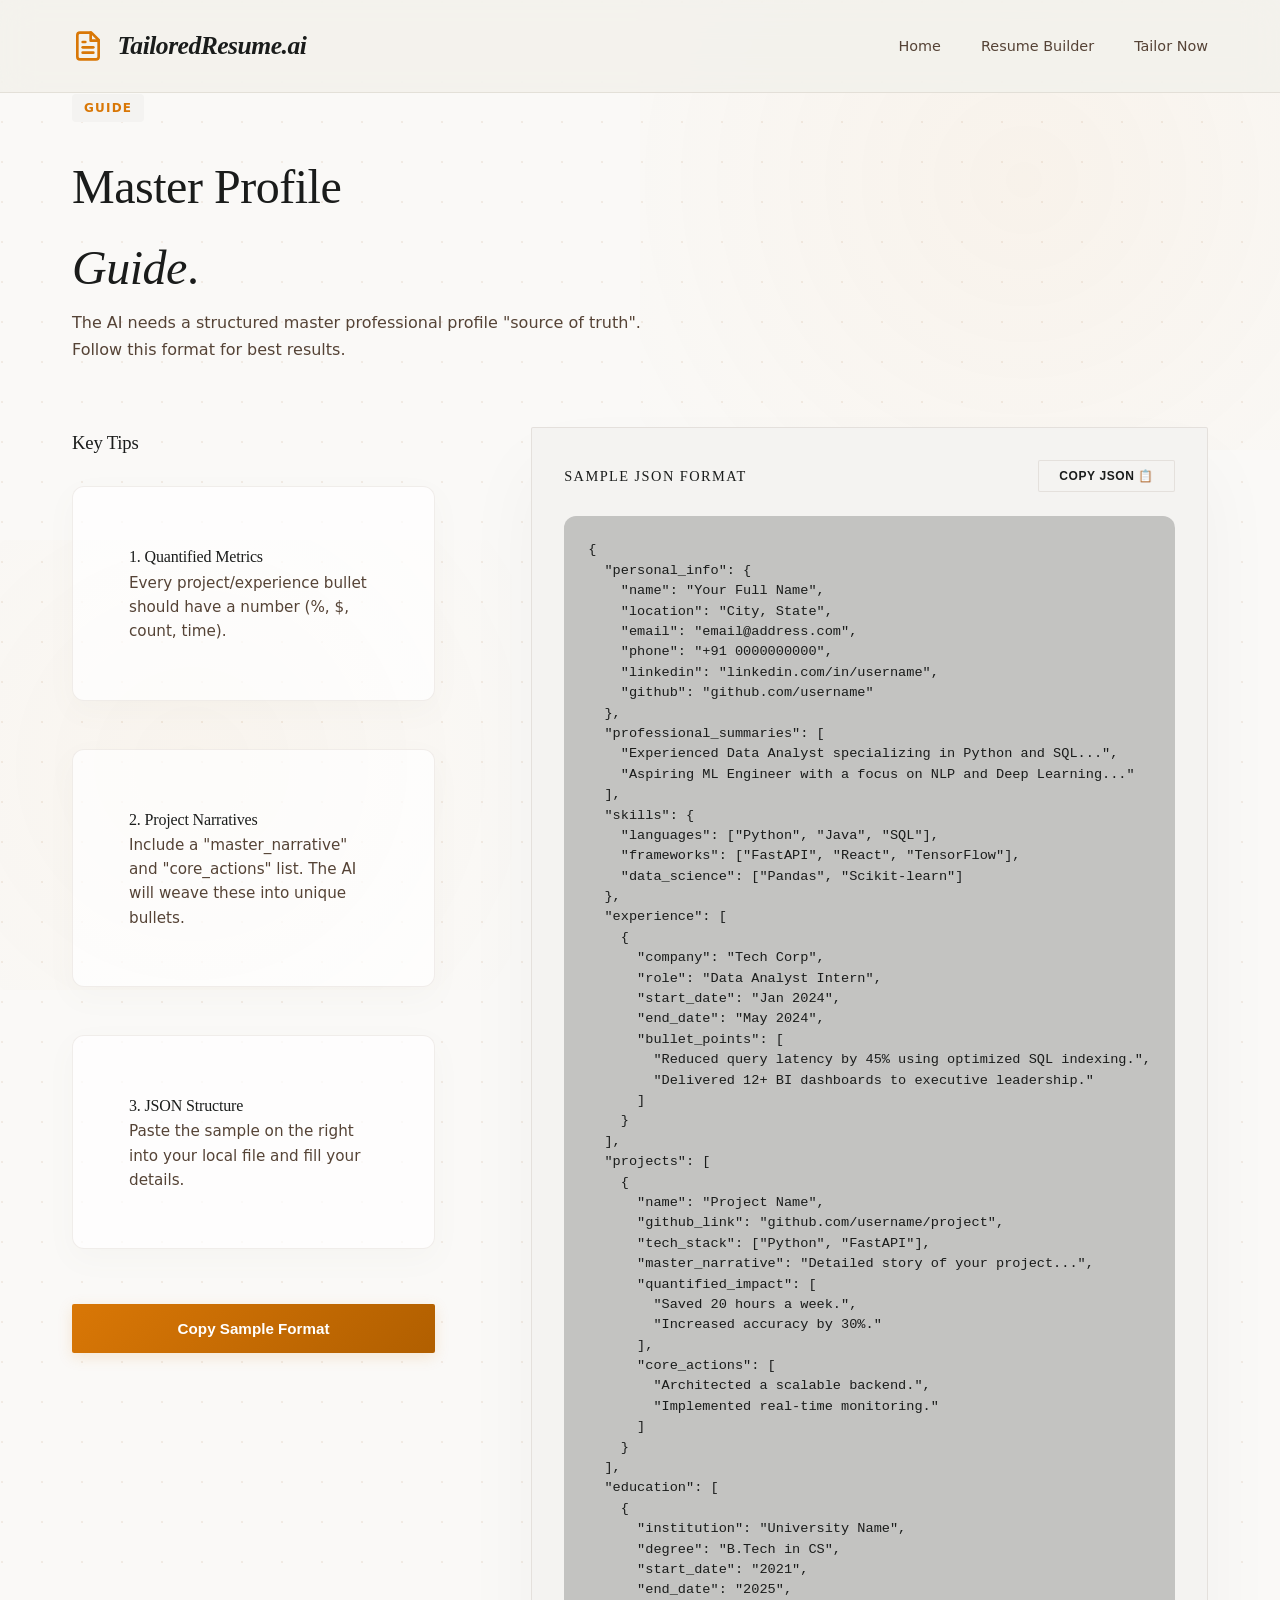
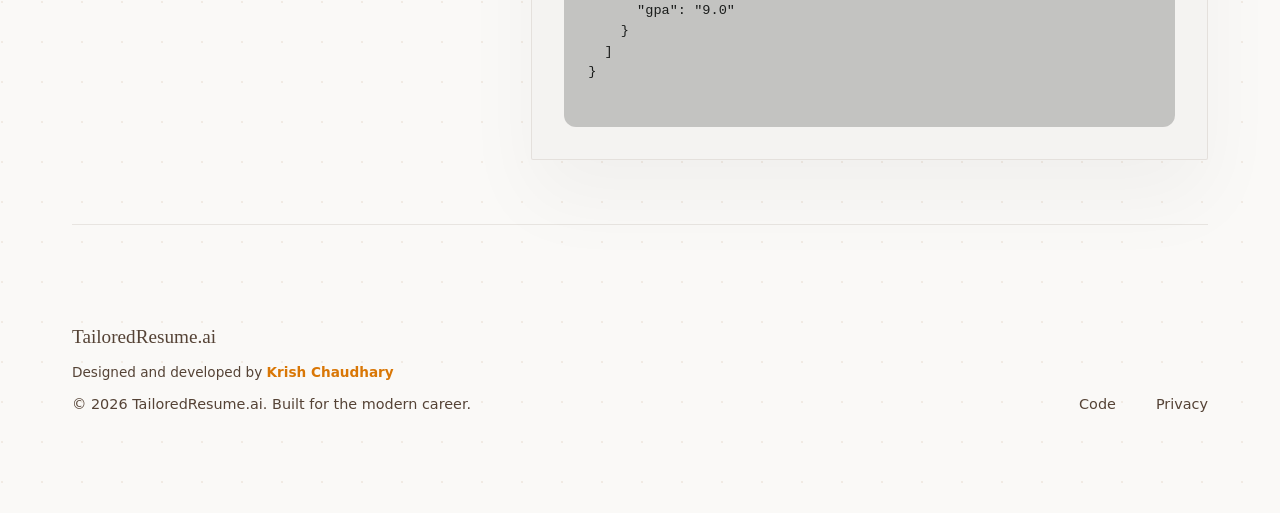
<file: static/guide.html>
<!DOCTYPE html>
<!--
  TailoredResume.ai - Frontend Architecture
  ========================================
  File: guide.html
  Purpose: Documentation for the required JSON Master Resume format.
  Author: Krish Chaudhary
-->
<html lang="en" prefix="og: https://ogp.me/ns#">
<head>
    <meta charset="UTF-8">
    <meta name="viewport" content="width=device-width, initial-scale=1.0">
    <title>Master Profile Guide | Professional AI Tailoring Format 2026</title>
    <meta name="description" content="Master the elite profile format for the TailoredResume.ai engine. Step-by-step documentation for structured career data optimization by Krish Chaudhary.">
    <meta name="keywords" content="TailoredResume.ai, Krish Chaudhary, Master Profile JSON, AI Resume Guide, Student Resume Format, Career Source Code">
    
    <meta property="og:type" content="website">
    <meta property="og:url" content="https://tailored-resume-ai.vercel.app/guide">
    <meta property="og:title" content="Master Profile Guide | TailoredResume.ai">
    <meta property="og:description" content="Step-by-step guide to building your elite AI-ready master profile.">
    <meta property="og:image" content="https://tailored-resume-ai.vercel.app/og-image.png">

    <meta property="twitter:card" content="summary_large_image">
    <meta property="twitter:title" content="Master Profile Guide | Krish Chaudhary">
    <meta property="twitter:image" content="https://tailored-resume-ai.vercel.app/og-image.png">

    <link rel="canonical" href="https://tailored-resume-ai.vercel.app/guide" />
    <link rel="icon" href="favicon.svg" type="image/svg+xml">
    <link rel="stylesheet" href="css/styles.css">

    <!-- Structured Data: Breadcrumbs -->
    <script type="application/ld+json">
    {
      "@context": "https://schema.org",
      "@type": "BreadcrumbList",
      "itemListElement": [{
        "@type": "ListItem",
        "position": 1,
        "name": "Home",
        "item": "https://tailored-resume-ai.vercel.app/"
      },{
        "@type": "ListItem",
        "position": 2,
        "name": "Master Profile Guide",
        "item": "https://tailored-resume-ai.vercel.app/guide"
      }]
    }
    </script>

    <!-- Structured Data: HowTo Guide -->
    <script type="application/ld+json">
    {
      "@context": "https://schema.org",
      "@type": "HowTo",
      "name": "How to Build a Master Profile",
      "description": "The elite standardized format for agentic AI resume tailoring and precision career growth.",
      "author": {
        "@type": "Person",
        "name": "Krish Chaudhary"
      },
      "step": [
        {
          "@type": "HowToStep",
          "name": "Structured Personal Data",
          "text": "Organize your contact details and social profiles into the personal_info object."
        },
        {
          "@type": "HowToStep",
          "name": "Project Narratives",
          "text": "Add deep project stories in the master_narrative field to enable AI contextualization."
        },
        {
          "@type": "HowToStep",
          "name": "Quantified Achievements",
          "text": "Ensure all experience bullet points contain measurable metrics."
        }
      ]
    }
    </script>
</head>
<body id="top">

    <header>
        <div class="header-inner">
            <a href="/" class="logo">
                <svg xmlns="http://www.w3.org/2000/svg" width="24" height="24" viewBox="0 0 24 24" fill="none" stroke="currentColor" stroke-width="2" stroke-linecap="round" stroke-linejoin="round"><path d="M14.5 2H6a2 2 0 0 0-2 2v16a2 2 0 0 0 2 2h12a2 2 0 0 0 2-2V7.5L14.5 2z"/><polyline points="14 2 14 8 20 8"/><line x1="16" y1="13" x2="8" y2="13"/><line x1="16" y1="17" x2="8" y2="17"/><line x1="10" y1="9" x2="8" y2="9"/></svg>
                <span>TailoredResume.ai</span>
            </a>
            <nav class="nav-links">
                <a href="/">Home</a>
                <a href="/editor">Resume Builder</a>
                <a href="/input">Tailor Now</a>
            </nav>
        </div>
    </header>

    <div class="container">

        <section style="margin-bottom: 4rem;">
            <div class="badge">Guide</div>
            <h1 style="font-size: 3rem;">Master Profile <br><i>Guide</i>.</h1>
            <p style="color:var(--text-secondary); max-width: 600px;">The AI needs a structured master professional profile "source of truth". Follow this format for best results.</p>
        </section>

        <div class="sections-grid" style="grid-template-columns: 1fr 1.5fr; gap: 6rem; align-items: start;">
            <div>
                <h3>Key Tips</h3>
                <br>
                <div class="stat-card" style="margin-bottom: 3rem;">
                    <h4>1. Quantified Metrics</h4>
                    <p>Every project/experience bullet should have a number (%, $, count, time).</p>
                </div>
                <div class="stat-card" style="margin-bottom: 3rem;">
                    <h4>2. Project Narratives</h4>
                    <p>Include a "master_narrative" and "core_actions" list. The AI will weave these into unique bullets.</p>
                </div>
                <div class="stat-card">
                    <h4>3. JSON Structure</h4>
                    <p>Paste the sample on the right into your local file and fill your details.</p>
                </div>
                <br><br>
                <button onclick="copySample()" class="btn btn-primary" style="width:100%">Copy Sample Format</button>
            </div>

            <div class="card" style="padding: 2rem; background: var(--surface-low); margin: 0; position: relative;">
                <div style="display: flex; justify-content: space-between; align-items: center; margin-bottom: 1.5rem;">
                    <h3 style="font-size: 0.9rem; text-transform: uppercase; letter-spacing: 0.1em; margin: 0;">Sample JSON Format</h3>
                    <button onclick="copySample()" class="btn-utility">Copy JSON 📋</button>
                </div>
                <pre id="sample-json" style="font-family: 'Inter', monospace; font-size: 0.85rem; line-height: 1.5; color: var(--text-primary); overflow-x: auto; background: rgba(0,0,0,0.2); padding: 1.5rem; border-radius: 12px; border: 1px solid var(--border-color);">
{
  "personal_info": {
    "name": "Your Full Name",
    "location": "City, State",
    "email": "email@address.com",
    "phone": "+91 0000000000",
    "linkedin": "linkedin.com/in/username",
    "github": "github.com/username"
  },
  "professional_summaries": [
    "Experienced Data Analyst specializing in Python and SQL...",
    "Aspiring ML Engineer with a focus on NLP and Deep Learning..."
  ],
  "skills": {
    "languages": ["Python", "Java", "SQL"],
    "frameworks": ["FastAPI", "React", "TensorFlow"],
    "data_science": ["Pandas", "Scikit-learn"]
  },
  "experience": [
    {
      "company": "Tech Corp",
      "role": "Data Analyst Intern",
      "start_date": "Jan 2024",
      "end_date": "May 2024",
      "bullet_points": [
        "Reduced query latency by 45% using optimized SQL indexing.",
        "Delivered 12+ BI dashboards to executive leadership."
      ]
    }
  ],
  "projects": [
    {
      "name": "Project Name",
      "github_link": "github.com/username/project",
      "tech_stack": ["Python", "FastAPI"],
      "master_narrative": "Detailed story of your project...",
      "quantified_impact": [
        "Saved 20 hours a week.",
        "Increased accuracy by 30%."
      ],
      "core_actions": [
        "Architected a scalable backend.",
        "Implemented real-time monitoring."
      ]
    }
  ],
  "education": [
    {
      "institution": "University Name",
      "degree": "B.Tech in CS",
      "start_date": "2021",
      "end_date": "2025",
      "gpa": "9.0"
    }
  ]
}
                </pre>
            </div>
        </div>

        <footer>
            <div style="display: flex; justify-content: space-between; align-items: flex-end; width: 100%;">
                <div>
                    <p style="font-family: 'Newsreader', serif; font-size: 1.2rem; margin-bottom: 0.5rem;">TailoredResume.ai</p>
                    <p style="font-size: 0.85rem; color: var(--text-secondary); margin-bottom: 0.5rem;">
                        Designed and developed by <a href="https://portfolio-krish-chaudhary.vercel.app/" target="_blank" style="color: var(--primary-accent); text-decoration: none; font-weight: 600;">Krish Chaudhary</a>
                    </p>
                    <p>&copy; 2026 TailoredResume.ai. Built for the modern career.</p>
                </div>
                <div class="nav-links">
                    <a href="https://github.com/krish1440/TailoredResume.ai" target="_blank">Code</a>
                    <a href="/privacy">Privacy</a>
                </div>
            </div>
        </footer>
    </div>


    <button id="back-to-top" class="back-to-top" title="Go to top">
        <svg xmlns="http://www.w3.org/2000/svg" width="20" height="20" viewBox="0 0 24 24" fill="none"
            stroke="currentColor" stroke-width="2" stroke-linecap="round" stroke-linejoin="round">
            <polyline points="18 15 12 9 6 15" />
        </svg>
    </button>

    <script src="js/common.js"></script>
    <script src="js/scripts.js"></script>
    <script>
        function copySample() {
            const text = document.getElementById('sample-json').innerText;
            window.copyText(text, 'Sample format copied to clipboard!');
        }
    </script>
</body>
</html>
</file>
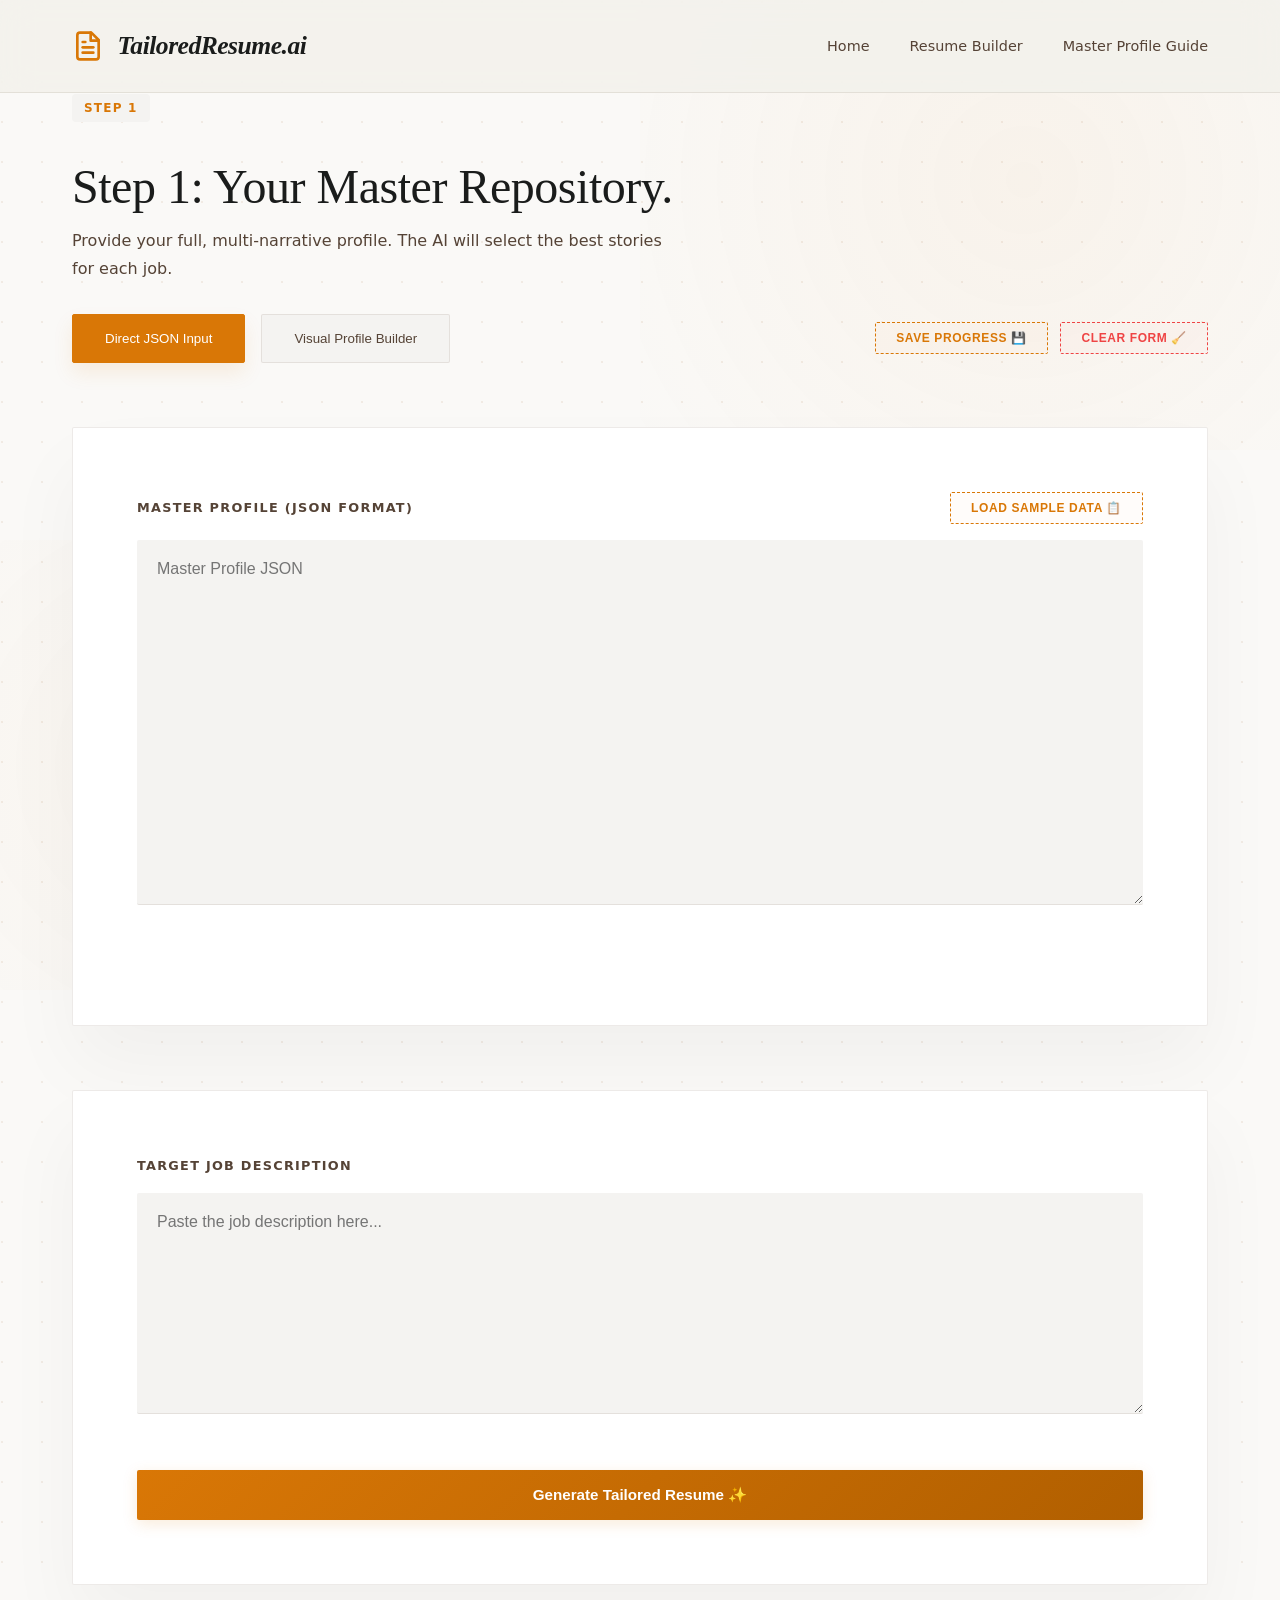
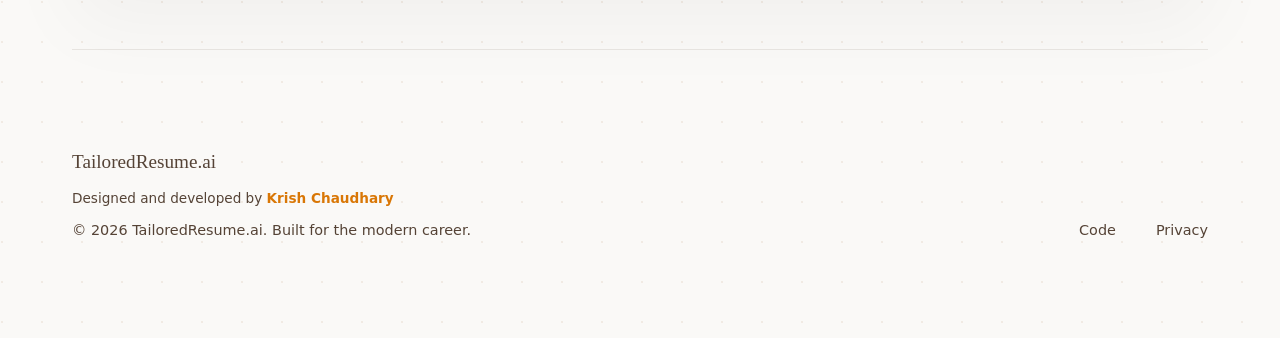
<file: static/input.html>
<!DOCTYPE html>
<!--
  TailoredResume.ai - Frontend Architecture
  ========================================
  File: input.html
  Purpose: Core application dashboard for data input and analysis triggers.
  Author: Krish Chaudhary
-->
<html lang="en" prefix="og: https://ogp.me/ns#">

<head>
    <meta charset="UTF-8">
    <meta name="viewport" content="width=device-width, initial-scale=1.0">
    <title>Tailor Now | Agentic AI Resume Dashboard | TailoredResume.ai</title>
    <meta name="description" content="Access the Precision Scriptorium dashboard by Krish Chaudhary. Generate elite tailored resumes instantly using Agentic AI technology. Highly scalable and ATS-optimized.">
    <meta name="keywords" content="TailoredResume.ai, Krish Chaudhary, Agentic AI Resume, Resume Tailor Now, Student CV Optimization, Professional Career Sync, AI resume generator dashboard">
    <meta name="author" content="Krish Chaudhary">
    <meta name="robots" content="index, follow">

    <!-- Open Graph / Facebook -->
    <meta property="og:type" content="website">
    <meta property="og:url" content="https://tailored-resume-ai.vercel.app/input">
    <meta property="og:title" content="Tailor Your Resume Now | TailoredResume.ai">
    <meta property="og:description" content="Ready to optimize your career story? Input your details and generate an elite resume in seconds.">
    <meta property="og:image" content="https://tailored-resume-ai.vercel.app/og-image.png">
    <meta property="og:site_name" content="TailoredResume.ai">

    <!-- Twitter -->
    <meta property="twitter:card" content="summary_large_image">
    <meta property="twitter:title" content="Tailor Now | Precision AI | Krish Chaudhary">
    <meta property="twitter:image" content="https://tailored-resume-ai.vercel.app/og-image.png">

    <link rel="canonical" href="https://tailored-resume-ai.vercel.app/input" />
    <link rel="icon" href="favicon.svg" type="image/svg+xml">
    <link rel="stylesheet" href="css/styles.css">

    <!-- Structured Data: Breadcrumbs -->
    <script type="application/ld+json">
    {
      "@context": "https://schema.org",
      "@type": "BreadcrumbList",
      "itemListElement": [{
        "@type": "ListItem",
        "position": 1,
        "name": "Home",
        "item": "https://tailored-resume-ai.vercel.app/"
      },{
        "@type": "ListItem",
        "position": 2,
        "name": "App",
        "item": "https://tailored-resume-ai.vercel.app/input"
      }]
    }
    </script>
</head>

<body id="top" class="mobile-blocked">
    <!-- Mobile Experience Warning Overlay -->
    <div id="mobile-warning">
        <div class="mw-container">
            <div class="mw-header">
                <a href="/" class="mw-logo">
                    <svg xmlns="http://www.w3.org/2000/svg" width="28" height="28" viewBox="0 0 24 24" fill="none" stroke="currentColor" stroke-width="2" stroke-linecap="round" stroke-linejoin="round"><path d="M14.5 2H6a2 2 0 0 0-2 2v16a2 2 0 0 0 2 2h12a2 2 0 0 0 2-2V7.5L14.5 2z"/><polyline points="14 2 14 8 20 8"/><line x1="16" y1="13" x2="8" y2="13"/><line x1="16" y1="17" x2="8" y2="17"/><line x1="10" y1="9" x2="8" y2="9"/></svg>
                    <span>TailoredResume.ai</span>
                </a>
            </div>

            <div class="mw-hero">
                <div class="mw-pulse-icon">
                    <svg xmlns="http://www.w3.org/2000/svg" width="32" height="32" viewBox="0 0 24 24" fill="none" stroke="currentColor" stroke-width="2" stroke-linecap="round" stroke-linejoin="round"><rect x="2" y="3" width="20" height="14" rx="2" ry="2"/><line x1="8" y1="21" x2="16" y2="21"/><line x1="12" y1="17" x2="12" y2="21"/></svg>
                </div>
                <h2>Switch to Desktop</h2>
                <p>The <i>Precision Scriptorium</i> editor requires a larger workspace for the high-fidelity agentic tailoring process. Please use a <b>Laptop or Desktop</b> for the best experience.</p>
            </div>

            <div class="mw-app-details">
                <h3>What is TailoredResume.ai?</h3>
                
                <div class="mw-step">
                    <div class="mw-step-num">01</div>
                    <div class="mw-step-content">
                        <h4>Expert Analysis</h4>
                        <p>Our AI meticulously scans job descriptions to extract critical keywords and intent.</p>
                    </div>
                </div>

                <div class="mw-step">
                    <div class="mw-step-num Balancing">02</div>
                    <div class="mw-step-content">
                        <h4>Agentic Tailoring</h4>
                        <p>We rewrite and reorder your profile to align perfectly with the target role.</p>
                    </div>
                </div>

                <div class="mw-step">
                    <div class="mw-step-num">03</div>
                    <div class="mw-step-content">
                        <h4>ATS Optimization</h4>
                        <p>The result is a clean, ATS-compliant PDF designed to clear the initial screening.</p>
                    </div>
                </div>
            </div>

            <footer class="mw-footer">
                <p>Perfectly optimized for your career growth.</p>
                <div class="code-policy">
                    <span class="code-policy-sub">Designed & Developed by</span>
                    <a href="https://portfolio-krish-chaudhary.vercel.app/" target="_blank" style="color: inherit; text-decoration: none;">Krish Chaudhary</a>
                </div>
                <div class="nav-links" style="display: flex; gap: 1.5rem; justify-content: center; margin-top: 2rem;">
                    <a href="https://github.com/krish1440/TailoredResume.ai" target="_blank" style="font-size: 0.8rem; color: var(--text-secondary); text-decoration: none; border-bottom: 1px solid var(--outline);">GitHub Source</a>
                    <a href="/privacy" style="font-size: 0.8rem; color: var(--text-secondary); text-decoration: none; border-bottom: 1px solid var(--outline);">Privacy Policy</a>
                </div>
                <p style="font-size: 0.7rem; opacity: 0.6; margin-top: 2rem;">&copy; 2026. All rights reserved.</p>
            </footer>
        </div>
    </div>



    <header>
        <div class="header-inner">
            <a href="/" class="logo">
                <svg xmlns="http://www.w3.org/2000/svg" width="24" height="24" viewBox="0 0 24 24" fill="none"
                    stroke="currentColor" stroke-width="2" stroke-linecap="round" stroke-linejoin="round">
                    <path d="M14.5 2H6a2 2 0 0 0-2 2v16a2 2 0 0 0 2 2h12a2 2 0 0 0 2-2V7.5L14.5 2z" />
                    <polyline points="14 2 14 8 20 8" />
                    <line x1="16" y1="13" x2="8" y2="13" />
                    <line x1="16" y1="17" x2="8" y2="17" />
                    <line x1="10" y1="9" x2="8" y2="9" />
                </svg>
                <span>TailoredResume.ai</span>
            </a>
            <nav class="nav-links">
                <a href="/">Home</a>
                <a href="/editor">Resume Builder</a>
                <a href="/guide">Master Profile Guide</a>
            </nav>
        </div>
    </header>

    <div class="container">

        <section style="margin-bottom: 2rem;">
            <div class="badge">Step 1</div>
            <h1 style="font-size: 3rem;">Step 1: Your Master Repository.</h1>
            <p style="color:var(--text-secondary); max-width: 600px;">Provide your full, multi-narrative profile. The AI will select the best stories for each job.</p>
        </section>

        <div style="display: flex; justify-content: space-between; align-items: center; gap: 1rem; margin-bottom: 1.5rem; flex-wrap: wrap;">
            <div class="form-tabs" style="margin-bottom: 0;">
                <button type="button" class="tab-btn active" onclick="switchTab('json')">Direct JSON Input</button>
                <button type="button" class="tab-btn" onclick="switchTab('form')">Visual Profile Builder</button>
            </div>
            <div style="display: flex; gap: 0.8rem;">
                <button type="button" onclick="saveToLocalStorage()" class="btn-sample btn-progress-save">Save Progress 💾</button>
                <button type="button" onclick="clearLocalStorage()" class="btn-sample btn-progress-clear">Clear Form 🧹</button>
            </div>
        </div>

        <form id="tailor-form">
            <!-- PROFILE BUILDER (FORM) -->
            <div id="builder-container" style="display: none;">
                <!-- Personal Info -->
                <div class="form-section">
                    <h3>Personal Information</h3>
                    <div class="form-row">
                        <div class="form-group">
                            <label>Full Name</label>
                            <input type="text" data-path="personal_info.name" placeholder="Name">
                        </div>
                        <div class="form-group">
                            <label>Location</label>
                            <input type="text" data-path="personal_info.location" placeholder="City, State">
                        </div>
                    </div>
                    <div class="form-row">
                        <div class="form-group">
                            <label>Email Address</label>
                            <input type="email" data-path="personal_info.email" placeholder="Email">
                        </div>
                        <div class="form-group">
                            <label>Phone Number</label>
                            <input type="text" data-path="personal_info.phone" placeholder="Phone Number">
                        </div>
                    </div>
                    <div class="form-row">
                        <div class="form-group">
                            <label>LinkedIn</label>
                            <input type="text" data-path="personal_info.linkedin" placeholder="LinkedIn URL">
                        </div>
                        <div class="form-group">
                            <label>GitHub Profile</label>
                            <input type="text" data-path="personal_info.github" placeholder="GitHub URL">
                        </div>
                    </div>
                </div>

                <!-- Professional Summaries -->
                <div class="p-section-header" style="margin: 3rem 0 1.5rem 0;">
                    <h3>Professional Summaries</h3>
                    <p style="font-size: 0.85rem; color: var(--text-secondary);">Provide multiple summary options for different roles.</p>
                </div>
                <div id="summaries-list"></div>
                <button type="button" class="add-btn" onclick="addItem('summaries')">+ Add Summary Option</button>

                <!-- Experience -->
                <div class="p-section-header" style="margin: 3rem 0 1.5rem 0;">
                    <h3>Experience</h3>
                </div>
                <div id="experience-list"></div>
                <button type="button" class="add-btn" onclick="addItem('experience')">+ Add Experience</button>

                <!-- NEW PROJECTS FORMAT -->
                <div class="p-section-header" style="margin: 3rem 0 1.5rem 0;">
                    <h3>Projects (Master Narrative)</h3>
                </div>
                <div id="projects-list"></div>
                <button type="button" class="add-btn" onclick="addItem('projects')">+ Add Project</button>

                <div class="form-row">
                    <div class="form-section">
                        <h3>Education</h3>
                        <div id="education-list"></div>
                        <button type="button" class="add-btn" onclick="addItem('education')">+ Add Education</button>
                    </div>
                    <div class="form-section">
                        <h3>Technical Skills</h3>
                        <div id="skills-list"></div>
                        <button type="button" class="add-btn" onclick="addItem('skills')">+ Add Skill Category</button>
                    </div>
                </div>
            </div>

            <!-- JSON INPUT -->
            <div id="json-container" style="display: block;">
                <div class="card">
                    <div class="input-group">
                        <div style="display: flex; justify-content: space-between; align-items: center; margin-bottom: 1rem;">
                            <label style="margin-bottom: 0;">Master Profile (JSON Format)</label>
                            <button type="button" class="btn-sample" onclick="loadSample()">Load Sample Data 📋</button>
                        </div>
                        <textarea id="master_json" required placeholder="Master Profile JSON" rows="18"></textarea>
                    </div>
                </div>
            </div>

            <div class="card" style="margin-top: 2rem;">
                <div class="input-group">
                    <label>Target Job Description</label>
                    <textarea id="jd" required placeholder="Paste the job description here..." rows="10"></textarea>
                </div>
                <button type="submit" class="btn btn-primary" style="width:100%">Generate Tailored Resume ✨</button>
            </div>
        </form>

        <footer>
            <div style="display: flex; justify-content: space-between; align-items: flex-end; width: 100%;">
                <div>
                    <p style="font-family: 'Newsreader', serif; font-size: 1.2rem; margin-bottom: 0.5rem;">
                        TailoredResume.ai</p>
                    <p style="font-size: 0.85rem; color: var(--text-secondary); margin-bottom: 0.5rem;">
                        Designed and developed by <a href="https://portfolio-krish-chaudhary.vercel.app/"
                            target="_blank"
                            style="color: var(--primary-accent); text-decoration: none; font-weight: 600;">Krish Chaudhary</a>
                    </p>
                    <p>&copy; 2026 TailoredResume.ai. Built for the modern career.</p>
                </div>
                <div class="nav-links">
                    <a href="https://github.com/krish1440/TailoredResume.ai" target="_blank">Code</a>
                    <a href="/privacy">Privacy</a>
                </div>
            </div>
        </footer>
    <div id="loading" class="loading-overlay" style="display: none; align-items: center; justify-content: center; background: rgba(15, 23, 42, 0.9); backdrop-filter: blur(8px);">
        <div style="text-align: center; max-width: 500px; padding: 2rem;">
            <div style="position: relative; width: 140px; height: 140px; margin: 0 auto 2rem;">
                <!-- Pulsing outer ring -->
                <div style="position: absolute; top: -10px; left: -10px; right: -10px; bottom: -10px; border: 2px dashed rgba(217, 119, 6, 0.4); border-radius: 50%; animation: spin 20s linear infinite;"></div>
                <!-- Interactive progress ring -->
                <div id="loader-ring" style="width: 140px; height: 140px; border-radius: 50%; background: conic-gradient(var(--primary-accent) 0%, rgba(255,255,255,0.08) 0%); display: flex; align-items: center; justify-content: center; transition: background 0.5s ease;">
                    <div style="width: 122px; height: 122px; background: #0f172a; border-radius: 50%; display: flex; flex-direction: column; align-items: center; justify-content: center; color: white;">
                        <span id="loader-percent" style="font-family: 'Outfit', sans-serif; font-size: 1.8rem; font-weight: 700; color: #fff;">0%</span>
                        <span style="font-size: 0.65rem; text-transform: uppercase; letter-spacing: 0.1em; color: var(--text-secondary); margin-top: 2px;">Progress</span>
                    </div>
                </div>
            </div>
            
            <h3 style="font-family: 'Outfit', sans-serif; font-size: 1.3rem; color: #fff; margin-bottom: 1.5rem; font-weight: 600;">Agentic Tailoring Engine</h3>
            
            <div id="loading-steps-container" style="display: flex; flex-direction: column; gap: 0.75rem; text-align: left; padding: 0.5rem 1.25rem;">
                <div id="step-0" style="display: none; align-items: center; gap: 0.75rem; opacity: 0; transform: translateY(10px); transition: all 0.5s ease;">
                    <span class="step-status" style="display: flex; align-items: center; justify-content: center; width: 16px; height: 16px; font-size: 1.1rem; font-weight: 700; flex-shrink: 0; line-height: 1;"></span>
                    <span style="font-size: 0.9rem; color: #e2e8f0; font-family: inherit;">Analyzing Job Requirements</span>
                </div>
                <div id="step-1" style="display: none; align-items: center; gap: 0.75rem; opacity: 0; transform: translateY(10px); transition: all 0.5s ease;">
                    <span class="step-status" style="display: flex; align-items: center; justify-content: center; width: 16px; height: 16px; font-size: 1.1rem; font-weight: 700; flex-shrink: 0; line-height: 1;"></span>
                    <span style="font-size: 0.9rem; color: #e2e8f0; font-family: inherit;">Extracting Critical JD Keywords</span>
                </div>
                <div id="step-2" style="display: none; align-items: center; gap: 0.75rem; opacity: 0; transform: translateY(10px); transition: all 0.5s ease;">
                    <span class="step-status" style="display: flex; align-items: center; justify-content: center; width: 16px; height: 16px; font-size: 1.1rem; font-weight: 700; flex-shrink: 0; line-height: 1;"></span>
                    <span style="font-size: 0.9rem; color: #e2e8f0; font-family: inherit;">Optimizing Section Spacing & Layout</span>
                </div>
                <div id="step-3" style="display: none; align-items: center; gap: 0.75rem; opacity: 0; transform: translateY(10px); transition: all 0.5s ease;">
                    <span class="step-status" style="display: flex; align-items: center; justify-content: center; width: 16px; height: 16px; font-size: 1.1rem; font-weight: 700; flex-shrink: 0; line-height: 1;"></span>
                    <span style="font-size: 0.9rem; color: #e2e8f0; font-family: inherit;">Engineering Bullet Points with Metrics</span>
                </div>
                <div id="step-4" style="display: none; align-items: center; gap: 0.75rem; opacity: 0; transform: translateY(10px); transition: all 0.5s ease;">
                    <span class="step-status" style="display: flex; align-items: center; justify-content: center; width: 16px; height: 16px; font-size: 1.1rem; font-weight: 700; flex-shrink: 0; line-height: 1;"></span>
                    <span style="font-size: 0.9rem; color: #e2e8f0; font-family: inherit;">Simulating ATS Scoring Rules</span>
                </div>
                <div id="step-5" style="display: none; align-items: center; gap: 0.75rem; opacity: 0; transform: translateY(10px); transition: all 0.5s ease;">
                    <span class="step-status" style="display: flex; align-items: center; justify-content: center; width: 16px; height: 16px; font-size: 1.1rem; font-weight: 700; flex-shrink: 0; line-height: 1;"></span>
                    <span style="font-size: 0.9rem; color: #e2e8f0; font-family: inherit;">Conducting Quality Verification</span>
                </div>
            </div>
        </div>
    </div>

    <script src="js/scripts.js"></script>
</body>

</html>
</file>
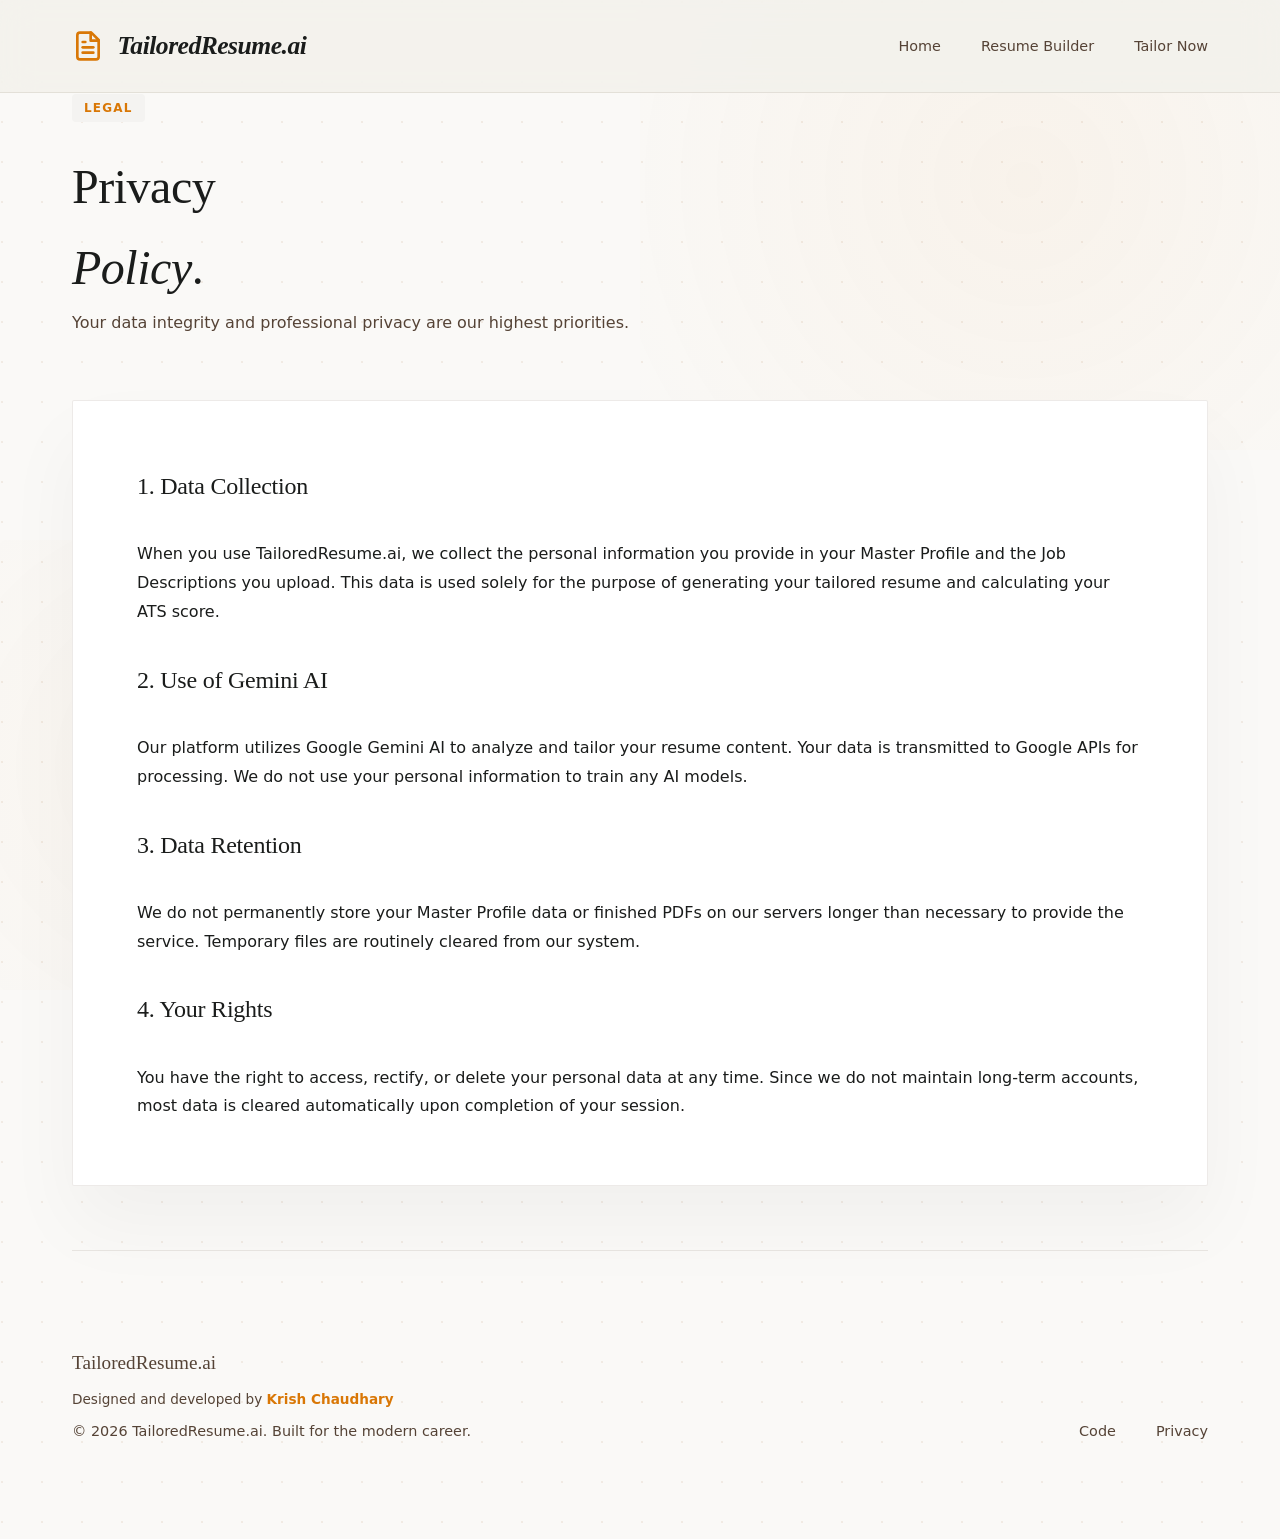
<file: static/privacy.html>
<!DOCTYPE html>
<!--
  TailoredResume.ai - Frontend Architecture
  ========================================
  File: privacy.html
  Purpose: Data security and confidentiality policies.
  Author: Krish Chaudhary
-->
<html lang="en" prefix="og: https://ogp.me/ns#">
<head>
    <meta charset="UTF-8">
    <meta name="viewport" content="width=device-width, initial-scale=1.0">
    <title>Privacy Policy | Data Security & AI Privacy | TailoredResume.ai</title>
    <meta name="description" content="Your data privacy and professional confidentiality are our priority. Read how TailoredResume.ai handles your resume data with advanced security and ethical AI standards.">
    <meta name="keywords" content="Resume Privacy, AI Data Security, GDPR Compliance, Resume Confidentiality, Professional Data Policy, ethical AI resume">
    <meta name="author" content="Krish Chaudhary">
    <meta name="robots" content="index, follow">
    
    <link rel="canonical" href="https://tailored-resume-ai.vercel.app/privacy" />
    <link rel="icon" href="favicon.svg" type="image/svg+xml">
    <link rel="stylesheet" href="css/styles.css">

    <!-- Structured Data: Breadcrumbs -->
    <script type="application/ld+json">
    {
      "@context": "https://schema.org",
      "@type": "BreadcrumbList",
      "itemListElement": [{
        "@type": "ListItem",
        "position": 1,
        "name": "Home",
        "item": "https://tailored-resume-ai.vercel.app/"
      },{
        "@type": "ListItem",
        "position": 2,
        "name": "Privacy",
        "item": "https://tailored-resume-ai.vercel.app/privacy"
      }]
    }
    </script>
</head>
<body id="top">

    <header>
        <div class="header-inner">
            <a href="/" class="logo">
                <svg xmlns="http://www.w3.org/2000/svg" width="24" height="24" viewBox="0 0 24 24" fill="none" stroke="currentColor" stroke-width="2" stroke-linecap="round" stroke-linejoin="round"><path d="M14.5 2H6a2 2 0 0 0-2 2v16a2 2 0 0 0 2 2h12a2 2 0 0 0 2-2V7.5L14.5 2z"/><polyline points="14 2 14 8 20 8"/><line x1="16" y1="13" x2="8" y2="13"/><line x1="16" y1="17" x2="8" y2="17"/><line x1="10" y1="9" x2="8" y2="9"/></svg>
                <span>TailoredResume.ai</span>
            </a>
            <nav class="nav-links">
                <a href="/">Home</a>
                <a href="/editor">Resume Builder</a>
                <a href="/input">Tailor Now</a>
            </nav>
        </div>
    </header>

    <main class="container">

        <section style="margin-bottom: 4rem;">
            <div class="badge">Legal</div>
            <h1 style="font-size: 3rem;">Privacy <br><i>Policy</i>.</h1>
            <p style="color:var(--text-secondary); max-width: 600px;">Your data integrity and professional privacy are our highest priorities.</p>
        </section>

        <div class="card" style="padding: 4rem; line-height: 1.8; color: var(--text-primary);">
            <h2 style="font-family: 'Newsreader', serif; margin-bottom: 2rem;">1. Data Collection</h2>
            <p style="margin-bottom: 2rem;">When you use TailoredResume.ai, we collect the personal information you provide in your Master Profile and the Job Descriptions you upload. This data is used solely for the purpose of generating your tailored resume and calculating your ATS score.</p>

            <h2 style="font-family: 'Newsreader', serif; margin-bottom: 2rem;">2. Use of Gemini AI</h2>
            <p style="margin-bottom: 2rem;">Our platform utilizes Google Gemini AI to analyze and tailor your resume content. Your data is transmitted to Google APIs for processing. We do not use your personal information to train any AI models.</p>

            <h2 style="font-family: 'Newsreader', serif; margin-bottom: 2rem;">3. Data Retention</h2>
            <p style="margin-bottom: 2rem;">We do not permanently store your Master Profile data or finished PDFs on our servers longer than necessary to provide the service. Temporary files are routinely cleared from our system.</p>

            <h2 style="font-family: 'Newsreader', serif; margin-bottom: 2rem;">4. Your Rights</h2>
            <p>You have the right to access, rectify, or delete your personal data at any time. Since we do not maintain long-term accounts, most data is cleared automatically upon completion of your session.</p>
        </div>

        <footer>
            <div style="display: flex; justify-content: space-between; align-items: flex-end; width: 100%;">
                <div>
                    <p style="font-family: 'Newsreader', serif; font-size: 1.2rem; margin-bottom: 0.5rem;">TailoredResume.ai</p>
                    <p style="font-size: 0.85rem; color: var(--text-secondary); margin-bottom: 0.5rem;">
                        Designed and developed by <a href="https://portfolio-krish-chaudhary.vercel.app/" target="_blank" style="color: var(--primary-accent); text-decoration: none; font-weight: 600;">Krish Chaudhary</a>
                    </p>
                    <p>&copy; 2026 TailoredResume.ai. Built for the modern career.</p>
                </div>
                <div class="nav-links">
                    <a href="https://github.com/krish1440/TailoredResume.ai" target="_blank">Code</a>
                    <a href="/privacy">Privacy</a>
                </div>
            </div>
        </footer>
    </div>

    <button id="back-to-top" class="back-to-top" title="Go to top">
        <svg xmlns="http://www.w3.org/2000/svg" width="20" height="20" viewBox="0 0 24 24" fill="none"
            stroke="currentColor" stroke-width="2" stroke-linecap="round" stroke-linejoin="round">
            <polyline points="18 15 12 9 6 15" />
        </svg>
    </button>

    <script src="js/common.js"></script>
</body>
</html>
</file>
<file: static/css/styles.css>
/* Scroll to Top Button */
.back-to-top {
    position: fixed;
    bottom: 30px;
    right: 30px;
    width: 45px;
    height: 45px;
    background: var(--surface);
    color: var(--primary-accent);
    border: 1px solid var(--outline);
    border-radius: 50%;
    display: flex;
    align-items: center;
    justify-content: center;
    cursor: pointer;
    opacity: 0;
    visibility: hidden;
    transition: var(--transition-smooth);
    z-index: 1000;
    box-shadow: 0 4px 15px rgba(0,0,0,0.05);
}

.back-to-top.visible {
    opacity: 1;
    visibility: visible;
}

.back-to-top:hover {
    background: var(--primary-accent);
    color: white;
    transform: translateY(-5px);
    box-shadow: 0 8px 25px rgba(217, 119, 6, 0.2);
}


:root {
    /* Design Tokens: The Precision Scriptorium */
    --bg-primary: #faf9f7;      /* Ivory Vellum Background */
    --text-primary: #1a1c1b;     /* Obsidian Ink Text */
    --text-secondary: #554336;   /* Muted Earth Tone Accent */
    --surface: #ffffff;          /* Card Surfaces */
    --surface-low: #f4f3f1;      /* Recessed Surface */
    --surface-high: #efeeec;     /* Elevated Surface */
    --primary-accent: #d97706;   /* Authoritative Amber */
    --primary-dim: #b15f00;      /* Darkened Amber for Hover */
    --outline: rgba(136, 115, 100, 0.15); /* The Ghost Border */
    --radius-sm: 2px;            /* Precision Sharp Radius */
    --radius-md: 4px;
    --radius-xl: 8px;
    --shadow-ambient: 0 40px 80px rgba(26, 28, 27, 0.04); /* Ultra-Diffused Ambient Light */
    --transition-smooth: all 0.5s cubic-bezier(0.16, 1, 0.3, 1);
    --primary-gradient: linear-gradient(135deg, #d97706 0%, #b15f00 100%);
}

* {
    margin: 0;
    padding: 0;
    box-sizing: border-box;
}

body {
    font-family: 'Inter', system-ui, -apple-system, sans-serif;
    background-color: var(--bg-primary);
    background-image: 
        radial-gradient(circle at 2px 2px, rgba(141, 75, 0, 0.08) 1px, transparent 0);
    background-size: 40px 40px;
    color: var(--text-primary);
    line-height: 1.7;
    -webkit-font-smoothing: antialiased;
    overflow-x: hidden;
}

body::before {
    content: "";
    position: fixed;
    top: -10%;
    right: -10%;
    width: 60%;
    height: 60%;
    background: radial-gradient(circle, rgba(217, 119, 6, 0.05) 0%, rgba(217, 119, 6, 0) 100%);
    z-index: -1;
    pointer-events: none;
}

body::after {
    content: "";
    position: fixed;
    bottom: -10%;
    left: -10%;
    width: 50%;
    height: 50%;
    background: radial-gradient(circle, rgba(217, 119, 6, 0.04) 0%, rgba(217, 119, 6, 0) 100%);
    z-index: -1;
    pointer-events: none;
}

h1, h2, h3, h4 {
    font-family: 'Newsreader', serif;
    font-weight: 500;
    letter-spacing: -0.01em;
}

.container {
    max-width: 1200px;
    margin: 0 auto;
    padding: 0 2rem;
}

/* Header */
header {
    width: 100%;
    position: sticky;
    top: 0;
    z-index: 100;
    background: rgba(242, 241, 235, 0.85);
    backdrop-filter: blur(16px);
    border-bottom: 1px solid var(--outline);
    transition: var(--transition-smooth);
}

.header-inner {
    display: flex;
    justify-content: space-between;
    align-items: center;
    padding: 1.5rem 2rem;
    max-width: 1200px;
    margin: 0 auto;
}

.logo {
    display: flex;
    align-items: center;
    gap: 0.85rem;
    font-size: 1.6rem;
    color: var(--text-primary);
    font-weight: 700;
    text-decoration: none;
    font-family: 'Newsreader', serif;
    font-style: italic;
    letter-spacing: -0.02em;
}

.logo svg {
    color: var(--primary-accent);
    width: 32px;
    height: 32px;
}

.nav-links {
    display: flex;
    gap: 2.5rem;
}

.nav-links a {
    text-decoration: none;
    color: var(--text-secondary);
    font-size: 0.9rem;
    font-weight: 500;
    transition: var(--transition-smooth);
    position: relative;
}

.nav-links a::after {
    content: '';
    position: absolute;
    bottom: -4px;
    left: 0;
    width: 0;
    height: 1px;
    background: var(--primary-accent);
    transition: var(--transition-smooth);
}

.nav-links a:hover {
    color: var(--text-primary);
}

.nav-links a:hover::after {
    width: 100%;
}

/* Hero Section */
.hero {
    padding: 8.5rem 0 7rem;
    text-align: left;
    max-width: 800px;
    position: relative;
}

.background-visuals {
    position: absolute;
    top: 50%;
    right: -20%;
    transform: translateY(-50%);
    width: 600px;
    height: 600px;
    z-index: -1;
    pointer-events: none;
}

.bg-shape {
    position: absolute;
    filter: blur(1px);
    animation: float 20s infinite alternate cubic-bezier(0.4, 0, 0.2, 1);
}

.bg-shape-1 {
    top: 10%;
    right: 20%;
    animation-duration: 25s;
}

.bg-shape-2 {
    bottom: 20%;
    right: 40%;
    animation-delay: -5s;
    animation-duration: 30s;
}

.bg-shape-3 {
    top: 40%;
    right: 10%;
    animation-delay: -10s;
    animation-duration: 35s;
}

@keyframes float {
    0% { transform: translateY(0) rotate(0deg) scale(1); }
    33% { transform: translateY(-40px) rotate(5deg) scale(1.05); }
    66% { transform: translateY(20px) rotate(-5deg) scale(0.95); }
    100% { transform: translateY(0) rotate(0deg) scale(1); }
}

.hero h1 {
    font-size: 4.5rem;
    line-height: 1.1;
    margin-bottom: 2rem;
    animation: fadeInUp 0.8s ease-out;
}

.hero p {
    font-size: 1.25rem;
    color: var(--text-secondary);
    margin-bottom: 3rem;
    line-height: 1.6;
    animation: fadeInUp 1s ease-out;
}

@keyframes fadeInUp {
    from { opacity: 0; transform: translateY(20px); }
    to { opacity: 1; transform: translateY(0); }
}

.btn {
    display: inline-flex;
    align-items: center;
    justify-content: center;
    padding: 1rem 2.5rem;
    border-radius: var(--radius-sm);
    font-weight: 600;
    text-decoration: none;
    cursor: pointer;
    transition: all 0.4s cubic-bezier(0.16, 1, 0.3, 1);
    border: none;
    font-family: 'Inter', sans-serif;
    font-size: 0.95rem;
    position: relative;
    overflow: hidden;
    z-index: 1;
}

.btn::after {
    content: '';
    position: absolute;
    top: 0;
    left: -100%;
    width: 100%;
    height: 100%;
    background: linear-gradient(
        90deg,
        transparent,
        rgba(255, 255, 255, 0.25),
        transparent
    );
    transition: 0.6s ease;
    z-index: -1;
}

.btn:hover::after {
    left: 100%;
}

.btn-primary {
    background: var(--primary-gradient);
    color: white;
    box-shadow: 0 4px 15px rgba(217, 119, 6, 0.15);
}

.btn-primary:hover {
    transform: translateY(-3px) scale(1.02);
    box-shadow: 0 15px 35px rgba(217, 119, 6, 0.3);
}

.btn-secondary {
    background: rgba(255, 255, 255, 0.5);
    backdrop-filter: blur(8px);
    -webkit-backdrop-filter: blur(8px);
    color: var(--text-primary);
    border: 1px solid var(--outline);
}

.btn-secondary:hover {
    background: rgba(255, 255, 255, 0.8);
    border-color: var(--primary-accent);
    color: var(--primary-accent);
    transform: translateY(-2px);
}


/* Home Page Content */
.badge {
    display: inline-block;
    padding: 0.25rem 0.75rem;
    background: var(--surface-low);
    color: var(--primary-accent);
    border-radius: var(--radius-md);
    font-size: 0.75rem;
    font-weight: 700;
    letter-spacing: 0.1em;
    text-transform: uppercase;
    margin-bottom: 1.5rem;
}

/* Cards & Sections */
.sections-grid {
    display: grid;
    grid-template-columns: repeat(3, 1fr);
    gap: 3rem;
    margin-top: 4rem;
    perspective: 1200px;
    transform-style: preserve-3d;
}

.sections-grid.workflow-grid {
    grid-template-columns: repeat(3, 1fr);
}

@media (min-width: 1025px) {
    .sections-grid.workflow-grid {
        position: relative;
    }
    
    /* Horizontal connector for Row 1 */
    .sections-grid.workflow-grid::before {
        content: "";
        position: absolute;
        top: 25%;
        left: 5%;
        right: 5%;
        height: 1px;
        z-index: 0;
        opacity: 0.5;
        border-top: 1px dashed var(--primary-accent);
        pointer-events: none;
    }
    
    /* Horizontal connector for Row 2 */
    .sections-grid.workflow-grid::after {
        content: "";
        position: absolute;
        top: 75%;
        left: 5%;
        right: 5%;
        height: 1px;
        z-index: 0;
        opacity: 0.5;
        border-top: 1px dashed var(--primary-accent);
        pointer-events: none;
    }
    
    /* Ensure the cards stack above the background connector lines */
    .sections-grid.workflow-grid > .stat-card {
        position: relative;
        z-index: 1;
    }
}

@media (max-width: 1024px) {
    .sections-grid.workflow-grid {
        grid-template-columns: repeat(2, 1fr);
        gap: 2rem;
    }
}

/* General single-row grid connector styling */
@media (min-width: 769px) {
    .sections-grid.connected-grid {
        position: relative;
    }
    
    .sections-grid.connected-grid::after {
        content: "";
        position: absolute;
        top: 50%;
        left: 5%;
        right: 5%;
        height: 1px;
        z-index: 0;
        opacity: 0.5;
        border-top: 1px dashed var(--primary-accent);
        pointer-events: none;
    }
    
    .sections-grid.connected-grid > .stat-card {
        position: relative;
        z-index: 1;
    }
}

/* Advanced Stats Section */
.stat-card {
    padding: 3.5rem;
    background: rgba(255, 255, 255, 0.7);
    backdrop-filter: blur(16px);
    -webkit-backdrop-filter: blur(16px);
    border: 1px solid rgba(136, 115, 100, 0.12);
    border-radius: 12px;
    transition: transform 0.5s cubic-bezier(0.16, 1, 0.3, 1), 
                box-shadow 0.5s ease, 
                border-color 0.5s ease, 
                background-color 0.5s ease;
    position: relative;
    overflow: hidden;
    display: flex;
    flex-direction: column;
    justify-content: flex-start;
    transform-style: preserve-3d;
    transform: translateZ(0) rotateX(0) rotateY(0);
    box-shadow: 0 10px 30px rgba(136, 115, 100, 0.04);
}

.stat-card::before {
    content: "";
    position: absolute;
    top: 0;
    left: 0;
    width: 3px;
    height: 0;
    background: var(--primary-accent);
    transition: height 0.4s cubic-bezier(0.16, 1, 0.3, 1);
}

.stat-card:hover {
    transform: translateY(-8px) translateZ(30px) rotateX(4deg) rotateY(-2deg);
    box-shadow: 0 22px 45px rgba(136, 115, 100, 0.12), 
                0 0 20px rgba(217, 119, 6, 0.02);
    background: rgba(255, 255, 255, 0.88);
    border-color: rgba(217, 119, 6, 0.22);
}

.stat-card:hover::before {
    height: 100%;
}

.stat-card svg {
    transition: transform 0.4s cubic-bezier(0.175, 0.885, 0.32, 1.275), color 0.3s ease;
}

.stat-card:hover svg {
    transform: scale(1.15) translateZ(15px);
    filter: drop-shadow(0 4px 8px rgba(217, 119, 6, 0.22));
}

.stat-card h3 {
    font-family: 'Newsreader', serif;
    font-size: 1.5rem;
    margin-bottom: 1rem;
    color: var(--text-primary);
    transition: transform 0.4s ease;
}

.stat-card:hover h3 {
    transform: translateZ(8px);
}

.stat-card p {
    font-size: 0.95rem;
    color: var(--text-secondary);
    line-height: 1.6;
    transition: transform 0.4s ease;
}

.stat-card:hover p {
    transform: translateZ(5px);
}

/* Featured Step (Step 5 - Edit & Export) */
.stat-card.featured-step {
    border: 1px dashed var(--primary-accent);
    background: rgba(253, 251, 247, 0.8);
}

.stat-card.featured-step::after {
    content: '';
    position: absolute;
    top: 0;
    left: -100%;
    width: 200%;
    height: 100%;
    background: linear-gradient(
        90deg,
        transparent,
        rgba(217, 119, 6, 0.05),
        transparent
    );
    transition: none;
    transform: skewX(-20deg);
}

.stat-card.featured-step:hover::after {
    left: 100%;
    transition: left 1.2s ease-in-out;
}

.stat-card.sub-card {
    padding: 2.5rem;
    background: rgba(253, 251, 248, 0.7);
    border: 1px solid var(--outline);
}

/* Steps Connection Decorative Element removed to prevent overlapping on grid contents */

/* Form Styles */
.card {
    background: var(--surface);
    padding: 4rem;
    border-radius: var(--radius-sm);
    box-shadow: var(--shadow-ambient);
    margin: 4rem 0;
    border: 1px solid var(--outline);
}

.input-group {
    margin-bottom: 3rem;
}

.input-group label {
    display: block;
    margin-bottom: 1rem;
    font-size: 0.8rem;
    font-weight: 600;
    letter-spacing: 0.1em;
    text-transform: uppercase;
    color: var(--text-secondary);
}

textarea, input[type="text"], input[type="email"] {
    width: 100%;
    padding: 1.25rem;
    border: none;
    border-bottom: 1px solid var(--outline);
    background: var(--surface-low);
    font-family: 'Inter', sans-serif;
    font-size: 1rem;
    transition: var(--transition-smooth);
    border-radius: var(--radius-sm);
}

textarea:focus, input[type="text"]:focus, input[type="email"]:focus {
    outline: none;
    border-bottom-color: var(--primary-accent);
    background: var(--surface);
}

/* Result / Preview */
.result-grid {
    display: grid;
    grid-template-columns: 1fr 340px;
    gap: 4rem;
    margin-top: 4rem;
}

#resume-preview {
    background: white;
    padding: 5rem;
    border-radius: var(--radius-sm);
    box-shadow: var(--shadow-ambient);
    font-size: 0.9rem;
    color: #333;
    min-height: 1000px;
    border: 1px solid var(--outline);
}

.sidebar {
    position: sticky;
    top: 6rem;
    height: fit-content;
}

.score-display {
    text-align: center;
    padding: 3rem;
    background: var(--surface);
    border-radius: var(--radius-sm);
    border: 1px solid var(--outline);
    margin-bottom: 2rem;
}

.score-circle {
    width: 120px;
    height: 120px;
    border-radius: 50%;
    background: conic-gradient(var(--primary-accent) 0%, var(--primary-accent) var(--score-percent, 0%), var(--surface-low) var(--score-percent, 0%), var(--surface-low) 100%);
    display: flex;
    align-items: center;
    justify-content: center;
    margin: 0 auto 1.5rem;
    font-size: 2rem;
    font-family: 'Newsreader', serif;
    font-weight: 700;
    position: relative;
}

.score-circle::before {
    content: "";
    position: absolute;
    top: 8px;
    left: 8px;
    right: 8px;
    bottom: 8px;
    background: var(--surface);
    border-radius: 50%;
    z-index: 1;
}

.score-circle-text {
    position: relative;
    z-index: 2;
}

/* Insight Bars */
.insight-row {
    margin-bottom: 1.5rem;
}

.insight-label {
    display: flex;
    justify-content: space-between;
    font-size: 0.8rem;
    font-weight: 600;
    color: var(--text-primary);
    margin-bottom: 0.5rem;
}

.progress-bar {
    width: 100%;
    height: 4px;
    background: var(--surface-low);
    border-radius: 2px;
    overflow: hidden;
}

.progress-fill {
    height: 100%;
    background: var(--primary-accent);
    border-radius: 2px;
    transition: width 1.5s cubic-bezier(0.16, 1, 0.3, 1);
}

/* Loading Overlay */
#loading {
    display: none;
    position: fixed;
    top: 0; left: 0; right: 0; bottom: 0;
    background: rgba(250, 249, 247, 0.95);
    z-index: 1000;
    justify-content: center;
    align-items: center;
    flex-direction: column;
    animation: fadeIn 0.3s ease;
}

.loading-overlay {
    position: fixed;
    top: 0;
    left: 0;
    width: 100%;
    height: 100%;
    background: rgba(10, 12, 11, 0.95); /* Deep obsidian background */
    backdrop-filter: blur(12px);
    display: none; /* Controlled by JS */
    justify-content: center;
    align-items: center;
    z-index: 9999;
    flex-direction: column;
}

.loading-spinner {
    width: 60px;
    height: 60px;
    border: 3px solid rgba(217, 119, 6, 0.1);
    border-top: 3px solid var(--primary-accent);
    border-radius: 50%;
    animation: spin 1s linear infinite;
    margin-bottom: 2rem;
}

.loading-overlay p {
    color: var(--primary-accent) !important;
    font-family: 'Newsreader', serif;
    font-size: 1.8rem;
    font-weight: 500;
    letter-spacing: 0.05em;
    text-shadow: 0 4px 10px rgba(0,0,0,0.3);
}

@keyframes spin {
    0% { transform: rotate(0deg); }
    100% { transform: rotate(360deg); }
}

@keyframes fadeOut {
    from { opacity: 1; }
    to { opacity: 0; }
}

@keyframes fadeIn {
    from { opacity: 0; }
    to { opacity: 1; }
}

.spinner {
    width: 60px;
    height: 60px;
    border: 2px solid var(--outline);
    border-top: 2px solid var(--primary-accent);
    border-radius: 50%;
    animation: spin 1.2s cubic-bezier(0.5, 0, 0.5, 1) infinite;
}

@keyframes spin {
    0% { transform: rotate(0deg); }
    100% { transform: rotate(360deg); }
}

footer {
    padding: 6rem 0;
    margin-top: 4rem;
    border-top: 1px solid var(--outline);
    text-align: left;
}

footer p {
    color: var(--text-secondary);
    font-size: 0.9rem;
}

/* Modal Styles */
.modal-overlay {
    position: fixed;
    top: 0; left: 0; right: 0; bottom: 0;
    background: rgba(26, 28, 27, 0.4);
    backdrop-filter: blur(8px);
    z-index: 2000;
    display: none;
    align-items: center;
    justify-content: center;
    padding: 2rem;
}

.modal-overlay.active {
    display: flex;
    animation: fadeIn 0.4s ease;
}

.modal-card {
    background: var(--bg-primary);
    padding: 4rem;
    max-width: 500px;
    width: 100%;
    border-radius: var(--radius-sm);
    box-shadow: 0 40px 100px rgba(0,0,0,0.15);
    text-align: left;
    position: relative;
    border: 1px solid var(--outline);
    animation: modalSlide 0.5s cubic-bezier(0.16, 1, 0.3, 1);
}

.modal-card h2 {
    font-size: 2.2rem;
    margin-bottom: 1.5rem;
    line-height: 1.2;
}

.modal-card p {
    color: var(--text-secondary);
    font-size: 1.1rem;
    line-height: 1.6;
}

@keyframes modalSlide {
    from { transform: translateY(30px) scale(0.98); opacity: 0; }
    to { transform: translateY(0) scale(1); opacity: 1; }
}

@media (max-width: 768px) {
    header { padding: 1.5rem 0; }
    .hero h1 { font-size: 3rem; }
    .sections-grid { grid-template-columns: 1fr; }
    .modal-card { padding: 2.5rem; }
}




/* Toast Notifications: The Elegant Feedback */
.toast-container {
    position: fixed;
    bottom: 2rem;
    right: 2rem;
    z-index: 9999;
    display: flex;
    flex-direction: column;
    gap: 1rem;
    pointer-events: none;
}

.toast {
    background: var(--surface);
    color: var(--text-primary);
    padding: 1rem 1.5rem;
    border-radius: var(--radius-sm);
    box-shadow: 0 10px 30px rgba(0, 0, 0, 0.1);
    border: 1px solid var(--outline);
    display: flex;
    align-items: center;
    gap: 1rem;
    font-size: 0.9rem;
    font-weight: 500;
    pointer-events: auto;
    animation: slideIn 0.4s cubic-bezier(0.16, 1, 0.3, 1);
    min-width: 300px;
}

.toast.success {
    border-left: 4px solid #10b981;
}

.toast.error {
    border-left: 4px solid #ef4444;
}

@keyframes slideIn {
    from { opacity: 0; transform: translateX(30px); }
    to { opacity: 1; transform: translateX(0); }
}

@keyframes fadeOut {
    to { opacity: 0; transform: translateY(10px); }
}

/* Profile Builder Form */
.item-card {
    background: var(--surface);
    border-radius: var(--radius-md);
    padding: 2.5rem;
    margin-bottom: 2rem;
    position: relative;
    border: 1px solid var(--outline); /* Felt border */
    transition: var(--transition-smooth);
}

.item-card:hover {
    background: var(--surface-low);
    transform: translateY(-2px);
    box-shadow: var(--shadow-ambient);
}

.item-card h4 {
    color: var(--primary-accent);
    margin-bottom: 2rem;
    font-family: 'Newsreader', serif;
    font-size: 1.4rem;
    font-weight: 600;
}

.form-section {
    background: white;
    border: 1px solid var(--border-color);
    border-radius: 12px;
    padding: 2rem;
    margin-bottom: 2rem;
    transition: transform 0.3s ease, border-color 0.3s ease;
}

.form-section:hover {
    border-color: var(--primary-accent);
}

.form-section h3 {
    font-family: 'Newsreader', serif;
    font-size: 1.5rem;
    margin-bottom: 1.5rem;
    display: flex;
    align-items: center;
    gap: 10px;
    color: var(--text-primary);
}

.form-row {
    display: grid;
    grid-template-columns: 1fr 1fr;
    gap: 1.5rem;
    margin-bottom: 1.2rem;
}

@media (max-width: 768px) {
    .form-row {
        grid-template-columns: 1fr;
    }
}

.form-group label {
    display: block;
    font-family: 'Manrope', sans-serif;
    font-size: 0.75rem;
    font-weight: 600;
    text-transform: uppercase;
    letter-spacing: 0.05em;
    color: var(--text-secondary);
    margin-bottom: 0.65rem;
}

.form-group input, 
.form-group textarea {
    width: 100%;
    padding: 0.75rem 0;
    font-family: 'Inter', sans-serif;
    font-size: 1rem;
    color: var(--text-primary);
    background: transparent;
    border: none;
    border-bottom: 1px solid var(--outline);
    border-radius: 0;
    transition: var(--transition-smooth);
}

.form-group input:focus, 
.form-group textarea:focus {
    outline: none;
    border-bottom: 1px solid var(--primary-accent);
}

.bullet-item {
    display: flex;
    gap: 10px;
    margin-bottom: 0.8rem;
}

.remove-btn {
    background: transparent;
    color: #ef4444;
    border: 1px solid rgba(239, 68, 68, 0.2);
    border-radius: var(--radius-sm);
    padding: 0.25rem 0.75rem;
    cursor: pointer;
    font-size: 0.85rem;
    font-weight: 600;
    transition: var(--transition-smooth);
}

.remove-btn:hover {
    background: #fef2f2;
    border-color: #ef4444;
}

.add-btn {
    background: var(--surface-low);
    color: var(--primary-accent);
    border: 1px dashed var(--primary-accent);
    border-radius: var(--radius-sm);
    padding: 1rem;
    width: 100%;
    cursor: pointer;
    font-weight: 600;
    font-size: 0.75rem;
    text-transform: uppercase;
    letter-spacing: 0.1em;
    margin-top: 1.5rem;
    transition: var(--transition-smooth);
}

.add-btn:hover {
    background: var(--surface-high);
    border-style: solid;
}

.btn-sample {
    display: inline-flex;
    align-items: center;
    justify-content: center;
    gap: 0.5rem;
    padding: 0.5rem 1.25rem;
    font-family: 'Inter', sans-serif;
    font-size: 0.75rem;
    font-weight: 700;
    text-transform: uppercase;
    letter-spacing: 0.05em;
    color: var(--primary-accent);
    background: rgba(217, 119, 6, 0.02);
    border: 1px dashed var(--primary-accent);
    border-radius: var(--radius-sm);
    cursor: pointer;
    transition: var(--transition-smooth);
}

.btn-sample:hover {
    background: var(--primary-gradient);
    color: white;
    border-style: solid;
    transform: translateY(-2px);
    box-shadow: 0 4px 12px rgba(217, 119, 6, 0.2);
}

.btn-sample:active {
    transform: translateY(0);
}

.btn-progress-save {
    color: var(--primary-accent);
    background: rgba(217, 119, 6, 0.02);
    border: 1px dashed var(--primary-accent);
}

.btn-progress-save:hover {
    background: var(--primary-gradient) !important;
    color: #ffffff !important;
    border-style: solid !important;
    border-color: var(--primary-accent) !important;
    transform: translateY(-2px);
    box-shadow: 0 4px 12px rgba(217, 119, 6, 0.2);
}

.btn-progress-clear {
    color: #ef4444;
    background: rgba(239, 68, 68, 0.02);
    border: 1px dashed #ef4444;
}

.btn-progress-clear:hover {
    background: #ef4444 !important;
    color: #ffffff !important;
    border-style: solid !important;
    border-color: #ef4444 !important;
    transform: translateY(-2px);
    box-shadow: 0 4px 12px rgba(239, 68, 68, 0.2);
}

.btn-sample .loading-spinner {
    margin: 0 !important;
    display: inline-block;
}

.btn-utility {
    display: inline-flex;
    align-items: center;
    justify-content: center;
    gap: 0.5rem;
    padding: 0.5rem 1.25rem;
    font-family: 'Inter', sans-serif;
    font-size: 0.75rem;
    font-weight: 700;
    text-transform: uppercase;
    letter-spacing: 0.05em;
    color: var(--text-primary);
    background: var(--surface-low);
    border: 1px solid var(--outline);
    border-radius: var(--radius-sm);
    cursor: pointer;
    transition: var(--transition-smooth);
}

.btn-utility:hover {
    background: var(--surface-high);
    border-color: var(--text-primary);
    transform: translateY(-2px);
    box-shadow: 0 4px 12px rgba(0, 0, 0, 0.05);
}

.btn-utility:active {
    transform: translateY(0);
}

.form-tabs {
    display: flex;
    gap: 1rem;
    margin-bottom: 3rem;
}

.tab-btn {
    padding: 1rem 2rem;
    background: var(--surface-low);
    border: 1px solid var(--outline);
    color: var(--text-secondary);
    border-radius: var(--radius-sm);
    cursor: pointer;
    font-weight: 500;
    transition: var(--transition-smooth);
}

.tab-btn.active {
    background: var(--primary-accent);
    color: white;
    border-color: var(--primary-accent);
    box-shadow: 0 10px 20px rgba(217, 119, 6, 0.1);
}

/* Version 1.1 */

/* 
    Mobile Experience Warning: The Precision Scriptorium 
    Designed for small screens to guide towards desktop for better UI interaction.
*/
#mobile-warning {
    display: none;
    position: fixed;
    top: 0;
    left: 0;
    width: 100vw;
    height: 100vh;
    background: var(--bg-primary);
    background-image: 
        radial-gradient(circle at 2px 2px, rgba(217, 119, 6, 0.05) 1px, transparent 0);
    background-size: 30px 30px;
    z-index: 99999;
    padding: 2.5rem 1.5rem;
    overflow-y: auto;
    flex-direction: column;
    align-items: center;
}

@media (max-width: 992px) {
    body.mobile-blocked #mobile-warning {
        display: flex !important;
    }
    body.mobile-blocked > *:not(#mobile-warning) {
        display: none !important;
    }
    body.mobile-blocked {
        overflow: hidden !important;
        background: var(--bg-primary);
    }
}

/* Global Responsiveness for Informational Pages */
@media (max-width: 768px) {
    .container {
        padding: 0 1.5rem;
    }
    h1 {
        font-size: 2.5rem !important;
    }
    .hero {
        padding: 5rem 0 3rem;
    }
    .sections-grid {
        grid-template-columns: 1fr !important;
        gap: 2rem;
    }
    .stat-card {
        padding: 2rem;
    }
    header .header-inner {
        padding: 1rem 1.5rem;
    }
    .nav-links {
        gap: 1.25rem;
    }
    .nav-links a {
        font-size: 0.8rem;
    }
    footer {
        flex-direction: column;
        align-items: flex-start !important;
        gap: 2rem;
        padding: 4rem 0;
    }
    .card {
        padding: 2rem;
    }
    #pdf-preview-frame {
        height: 600px !important;
    }
}

.mw-container {
    max-width: 500px;
    width: 100%;
    display: flex;
    flex-direction: column;
    gap: 3rem;
    animation: fadeInUp 0.8s cubic-bezier(0.16, 1, 0.3, 1);
}

.mw-header {
    margin-top: 2rem;
}

.mw-logo {
    display: flex;
    align-items: center;
    justify-content: center;
    gap: 0.75rem;
    font-family: 'Newsreader', serif;
    font-size: 1.8rem;
    font-style: italic;
    color: var(--text-primary);
    font-weight: 700;
    text-decoration: none;
}

.mw-logo svg {
    color: var(--primary-accent);
}

.mw-hero {
    background: var(--surface);
    padding: 3rem 2rem;
    border-radius: var(--radius-sm);
    border: 1px solid var(--outline);
    box-shadow: var(--shadow-ambient);
    position: relative;
    overflow: hidden;
    text-align: center;
}

.mw-hero::after {
    content: "";
    position: absolute;
    top: 0;
    right: 0;
    width: 100px;
    height: 100px;
    background: radial-gradient(circle at top right, rgba(217, 119, 6, 0.08) 0%, rgba(217, 119, 6, 0) 100%);
    pointer-events: none;
}

.mw-hero h2 {
    font-size: 2rem;
    line-height: 1.2;
    margin-bottom: 1.5rem;
    color: var(--text-primary);
    font-family: 'Newsreader', serif;
}

.mw-hero p {
    color: var(--text-secondary);
    font-size: 1.05rem;
    line-height: 1.6;
}

.mw-pulse-icon {
    width: 64px;
    height: 64px;
    background: var(--surface-low);
    border-radius: 50%;
    display: flex;
    align-items: center;
    justify-content: center;
    margin: 0 auto 2rem;
    color: var(--primary-accent);
    animation: pulseGlow 2s infinite;
}

@keyframes pulseGlow {
    0% { box-shadow: 0 0 0 0 rgba(217, 119, 6, 0.2); }
    70% { box-shadow: 0 0 0 20px rgba(217, 119, 6, 0); }
    100% { box-shadow: 0 0 0 0 rgba(217, 119, 6, 0); }
}

.mw-app-details {
    text-align: left;
}

.mw-app-details h3 {
    font-size: 1.3rem;
    margin-bottom: 2rem;
    border-bottom: 1px solid var(--outline);
    padding-bottom: 1rem;
    font-family: 'Newsreader', serif;
}

.mw-step {
    display: flex;
    gap: 1.5rem;
    margin-bottom: 2rem;
}

.mw-step-num {
    font-family: 'Newsreader', serif;
    font-size: 1.5rem;
    font-weight: 700;
    color: var(--primary-accent);
    opacity: 0.5;
    flex-shrink: 0;
}

.mw-step-content h4 {
    font-size: 1.1rem;
    margin-bottom: 0.5rem;
    font-family: 'Manrope', sans-serif;
    font-weight: 700;
}

.mw-step-content p {
    font-size: 0.95rem;
    color: var(--text-secondary);
    line-height: 1.5;
}

.mw-footer {
    margin-top: auto;
    padding: 3rem 0 2rem;
    border-top: 1px solid var(--outline);
    width: 100%;
    text-align: center;
}

.mw-footer p {
    font-size: 0.85rem;
    color: var(--text-secondary);
}

.mw-footer span {
    color: var(--primary-accent);
    font-weight: 600;
}

.mw-footer .code-policy {
    margin-top: 0.75rem;
    font-family: 'Newsreader', serif;
    font-style: italic;
    font-size: 1.2rem;
    color: var(--text-primary);
    display: flex;
    flex-direction: column;
    gap: 0.25rem;
}

.mw-footer .code-policy-sub {
    font-size: 0.75rem;
    letter-spacing: 0.1em;
    text-transform: uppercase;
    color: var(--primary-accent);
    font-style: normal;
    font-weight: 700;
}


/* Hero Redesign (Two-Column Layout) */
.hero-section {
    padding: 4.5rem 0 4rem;
    position: relative;
}

.hero-container {
    display: grid;
    grid-template-columns: 1.15fr 0.85fr;
    gap: 4rem;
    align-items: center;
    max-width: 1200px;
    margin: 0 auto;
    padding: 0 2rem;
}

.hero-content {
    max-width: 650px;
}

.hero-content h1 {
    font-size: 4.2rem;
    line-height: 1.1;
    margin-bottom: 2rem;
    animation: fadeInUp 0.8s ease-out;
}

.hero-content p {
    font-size: 1.2rem;
    color: var(--text-secondary);
    margin-bottom: 3rem;
    line-height: 1.6;
    animation: fadeInUp 1s ease-out;
}

.hero-actions {
    display: flex;
    gap: 1.5rem;
    animation: fadeInUp 1.2s ease-out;
}

/* Dashboard Mockup Wrapper & Glow */
.hero-mockup-wrapper {
    position: relative;
    z-index: 1;
    animation: fadeInUp 1.2s ease-out;
}

.mockup-glow {
    position: absolute;
    top: -180px;
    left: -180px;
    right: -180px;
    bottom: -180px;
    background: radial-gradient(circle at var(--mouse-x, 50%) var(--mouse-y, 50%), rgba(217, 119, 6, 0.15) 0%, rgba(217, 119, 6, 0.08) 35%, rgba(217, 119, 6, 0.02) 70%, rgba(217, 119, 6, 0) 100%);
    filter: blur(90px);
    z-index: -1;
    pointer-events: none;
    transition: background 0.5s ease;
}

.hero-mockup-wrapper.tracking .mockup-glow {
    background: radial-gradient(circle at var(--mouse-x) var(--mouse-y), rgba(217, 119, 6, 0.22) 0%, rgba(217, 119, 6, 0.12) 35%, rgba(217, 119, 6, 0.03) 70%, rgba(217, 119, 6, 0) 100%);
    transition: none;
}

/* 3D Mockup Dashboard */
.mockup-dashboard {
    display: flex;
    gap: 1.25rem;
    transform: perspective(1000px) rotateY(var(--tilt-x, -10deg)) rotateX(var(--tilt-y, 4deg)) scale(0.98);
    transition: transform 0.8s cubic-bezier(0.16, 1, 0.3, 1);
    transform-style: preserve-3d;
    position: relative;
}

.hero-mockup-wrapper:hover .mockup-dashboard {
    transform: perspective(1000px) rotateY(var(--tilt-x, -2deg)) rotateX(var(--tilt-y, 1deg)) scale(1.02);
}

.hero-mockup-wrapper.tracking .mockup-dashboard {
    transition: transform 0.1s ease-out;
}

/* Spotlight Shine overlay on the mockup cards */
.mockup-dashboard::after {
    content: "";
    position: absolute;
    top: 0;
    left: 0;
    right: 0;
    bottom: 0;
    background: 
        radial-gradient(circle at var(--mouse-x, 50%) var(--mouse-y, 50%), rgba(217, 119, 6, 0.06) 0%, rgba(217, 119, 6, 0) 60%),
        radial-gradient(circle at var(--mouse-x, 50%) var(--mouse-y, 50%), rgba(255, 255, 255, 0.35) 0%, rgba(255, 255, 255, 0) 45%);
    opacity: 0;
    transition: opacity 0.5s ease;
    pointer-events: none;
    z-index: 10;
    border-radius: 8px;
}

.hero-mockup-wrapper:hover .mockup-dashboard::after {
    opacity: 1;
}

.hero-mockup-wrapper.tracking .mockup-dashboard::after {
    transition: opacity 0.5s ease;
}

/* Mockup Cards */
@keyframes floatScorecard {
    0% { transform: translateZ(12px) translateY(0); }
    50% { transform: translateZ(20px) translateY(-6px); }
    100% { transform: translateZ(12px) translateY(0); }
}

@keyframes floatContentcard {
    0% { transform: translateZ(28px) translateY(0); }
    50% { transform: translateZ(36px) translateY(-8px); }
    100% { transform: translateZ(28px) translateY(0); }
}

.mockup-card {
    background: rgba(255, 255, 255, 0.78);
    backdrop-filter: blur(20px);
    -webkit-backdrop-filter: blur(20px);
    border: 1px solid rgba(136, 115, 100, 0.18);
    border-radius: 12px;
    padding: 1.25rem;
    box-shadow: 0 15px 35px rgba(136, 115, 100, 0.1), 
                inset 0 1px 2px rgba(255, 255, 255, 0.8);
    font-family: 'Inter', sans-serif;
    color: var(--text-primary);
    transition: box-shadow 0.4s ease, border-color 0.4s ease, background 0.4s ease;
}

.mockup-card:hover {
    background: rgba(255, 255, 255, 0.88);
    border-color: rgba(217, 119, 6, 0.3);
    box-shadow: 0 25px 50px rgba(217, 119, 6, 0.08), 
                0 0 15px rgba(217, 119, 6, 0.05),
                inset 0 1px 2px rgba(255, 255, 255, 0.95);
}

.scorecard {
    flex: 1.05;
    display: flex;
    flex-direction: column;
    align-items: center;
    transform: translateZ(12px);
    animation: floatScorecard 6s ease-in-out infinite;
}

.contentcard {
    flex: 1.25;
    display: flex;
    flex-direction: column;
    transform: translateZ(28px);
    animation: floatContentcard 6s ease-in-out infinite;
    animation-delay: 0.8s;
}

/* Card Elements styling */
.mockup-card .card-header {
    width: 100%;
    font-size: 0.85rem;
    font-weight: 700;
    text-transform: uppercase;
    letter-spacing: 0.05em;
    color: var(--text-secondary);
    border-bottom: 1px solid var(--outline);
    padding-bottom: 0.6rem;
    margin-bottom: 0.8rem;
    display: flex;
    justify-content: space-between;
    align-items: center;
    font-family: 'Inter', sans-serif;
}

/* Semicircular Gauge Chart */
.gauge-container {
    position: relative;
    width: 120px;
    height: 65px;
    margin: 0.5rem 0;
    display: flex;
    justify-content: center;
}

.gauge-svg {
    width: 100%;
    height: 100%;
}

.gauge-bg {
    stroke: rgba(136, 115, 100, 0.12);
}

.gauge-fill {
    stroke: var(--primary-accent);
    animation: fillGauge 2s ease-out forwards;
}

@keyframes fillGauge {
    from { stroke-dashoffset: 125; }
    to { stroke-dashoffset: 3; }
}

@keyframes pulseValue {
    0% { text-shadow: 0 0 4px rgba(217, 119, 6, 0.15); filter: drop-shadow(0 0 2px rgba(217, 119, 6, 0.05)); }
    50% { text-shadow: 0 0 12px rgba(217, 119, 6, 0.45); filter: drop-shadow(0 0 4px rgba(217, 119, 6, 0.15)); }
    100% { text-shadow: 0 0 4px rgba(217, 119, 6, 0.15); filter: drop-shadow(0 0 2px rgba(217, 119, 6, 0.05)); }
}

.gauge-value {
    position: absolute;
    bottom: 0;
    font-size: 1.65rem;
    font-weight: 800;
    color: var(--text-primary);
    line-height: 1;
    animation: pulseValue 3s ease-in-out infinite;
}

.gauge-sub {
    font-size: 0.65rem;
    font-weight: 700;
    text-transform: uppercase;
    color: #10b981;
    letter-spacing: 0.05em;
    margin-top: 0.25rem;
    margin-bottom: 0.75rem;
    transition: transform 0.3s ease;
}

.scorecard:hover .gauge-sub {
    transform: scale(1.05);
}

/* Checklist Items */
.checklist-items {
    width: 100%;
    display: flex;
    flex-direction: column;
    gap: 0.5rem;
}

.check-item {
    display: flex;
    align-items: center;
    font-size: 0.7rem;
    font-weight: 600;
    color: var(--text-secondary);
    gap: 0.4rem;
    background: rgba(136, 115, 100, 0.02);
    padding: 0.4rem 0.5rem;
    border-radius: 6px;
    border: 1px solid rgba(136, 115, 100, 0.05);
    transition: all 0.3s cubic-bezier(0.25, 0.8, 0.25, 1);
    position: relative;
    overflow: hidden;
}

.check-item::before {
    content: '';
    position: absolute;
    top: 0;
    left: -100%;
    width: 100%;
    height: 100%;
    background: linear-gradient(
        90deg,
        transparent,
        rgba(255, 255, 255, 0.35),
        transparent
    );
    transition: 0.5s;
}

.check-item:hover::before {
    left: 100%;
}

.check-item:hover {
    transform: translateX(4px);
    background: rgba(136, 115, 100, 0.06);
    border-color: rgba(136, 115, 100, 0.15);
}

.check-item.passed:hover {
    background: rgba(16, 185, 129, 0.06);
    border-color: rgba(16, 185, 129, 0.2);
}

.check-item.warn:hover {
    background: rgba(217, 119, 6, 0.06);
    border-color: rgba(217, 119, 6, 0.25);
}

.check-item .pct {
    margin-left: auto;
    font-weight: 700;
}

.check-item.passed {
    color: var(--text-primary);
}

.check-item.passed .pct {
    color: #10b981;
}

.check-item.warn .pct {
    color: var(--primary-accent);
}

.icon {
    width: 14px;
    height: 14px;
    flex-shrink: 0;
    transition: transform 0.3s ease;
}

.check-item:hover .icon {
    transform: scale(1.2) rotate(3deg);
}

.check-icon {
    color: #10b981;
}

.warn-icon {
    color: var(--primary-accent);
}

/* Resume Content Preview Skeleton */
.content-preview {
    display: flex;
    flex-direction: column;
    gap: 0.4rem;
}

.preview-line {
    background: rgba(136, 115, 100, 0.15);
    border-radius: 2px;
}

.preview-line.main-title {
    height: 12px;
    width: 70%;
    background: var(--text-primary);
    font-family: 'Newsreader', serif;
    font-size: 0.65rem;
    font-weight: 800;
    display: flex;
    align-items: center;
    color: var(--text-primary);
    background: transparent;
}

.preview-line.subtitle {
    height: 8px;
    width: 50%;
    background: var(--primary-accent);
    opacity: 0.85;
    font-size: 0.45rem;
    font-weight: 700;
    letter-spacing: 0.05em;
    display: flex;
    align-items: center;
    color: var(--primary-accent);
    background: transparent;
}

.spacer-line {
    height: 1px;
    background: rgba(136, 115, 100, 0.12);
    margin: 0.2rem 0;
}

.preview-group {
    display: flex;
    flex-direction: column;
    gap: 0.3rem;
}

.preview-label {
    font-size: 0.5rem;
    font-weight: 700;
    color: var(--text-secondary);
    letter-spacing: 0.05em;
}

.text-line {
    height: 6px;
    background: rgba(136, 115, 100, 0.12);
}

.text-line.wide { width: 100%; }
.text-line.medium { width: 85%; }

.header-line {
    height: 8px;
    width: 90%;
    background: rgba(136, 115, 100, 0.2);
}

.bullet-line {
    height: 5px;
    width: 95%;
    background: rgba(136, 115, 100, 0.1);
    margin-left: 8px;
    position: relative;
}

.bullet-line::before {
    content: "•";
    position: absolute;
    left: -8px;
    top: -4px;
    font-size: 8px;
    color: var(--text-secondary);
}

.bullet-line.short { width: 75%; }

.preview-skills {
    display: flex;
    flex-wrap: wrap;
    gap: 4px;
    margin-top: 0.1rem;
}

.skill-tag {
    font-size: 0.52rem;
    font-weight: 600;
    padding: 2.5px 6.5px;
    background: rgba(217, 119, 6, 0.06);
    color: var(--primary-accent);
    border: 1px solid rgba(217, 119, 6, 0.16);
    border-radius: 4px;
    transition: all 0.25s cubic-bezier(0.25, 0.8, 0.25, 1);
    cursor: pointer;
    position: relative;
    overflow: hidden;
}

.skill-tag:hover {
    transform: translateY(-2px);
    background: var(--primary-accent);
    color: #ffffff;
    border-color: var(--primary-accent);
    box-shadow: 0 4px 12px rgba(217, 119, 6, 0.3);
}

/* Responsive Styles for Hero section */
@media (max-width: 1024px) {
    .hero-container {
        grid-template-columns: 1fr;
        gap: 3.5rem;
        text-align: center;
    }
    
    .hero-content {
        max-width: 100%;
        margin: 0 auto;
    }
    
    .hero-content h1 {
        font-size: 3.4rem;
    }
    
    .hero-actions {
        justify-content: center;
    }
    
    .mockup-dashboard {
        justify-content: center;
        transform: perspective(1000px) rotateY(0deg) rotateX(0deg) scale(1);
    }
    
    .mockup-dashboard:hover {
        transform: scale(1.02);
    }
    
    .scorecard {
        transform: none;
    }
    
    .contentcard {
        transform: none;
    }
}

@media (max-width: 576px) {
    .hero-content h1 {
        font-size: 2.6rem;
    }
    
    .hero-actions {
        flex-direction: column;
        gap: 1rem;
        align-items: stretch;
    }
    
    .mockup-dashboard {
        flex-direction: column;
        align-items: center;
        gap: 1.5rem;
    }
    
    .scorecard, .contentcard {
        width: 100%;
        max-width: 320px;
    }
}
</file>
